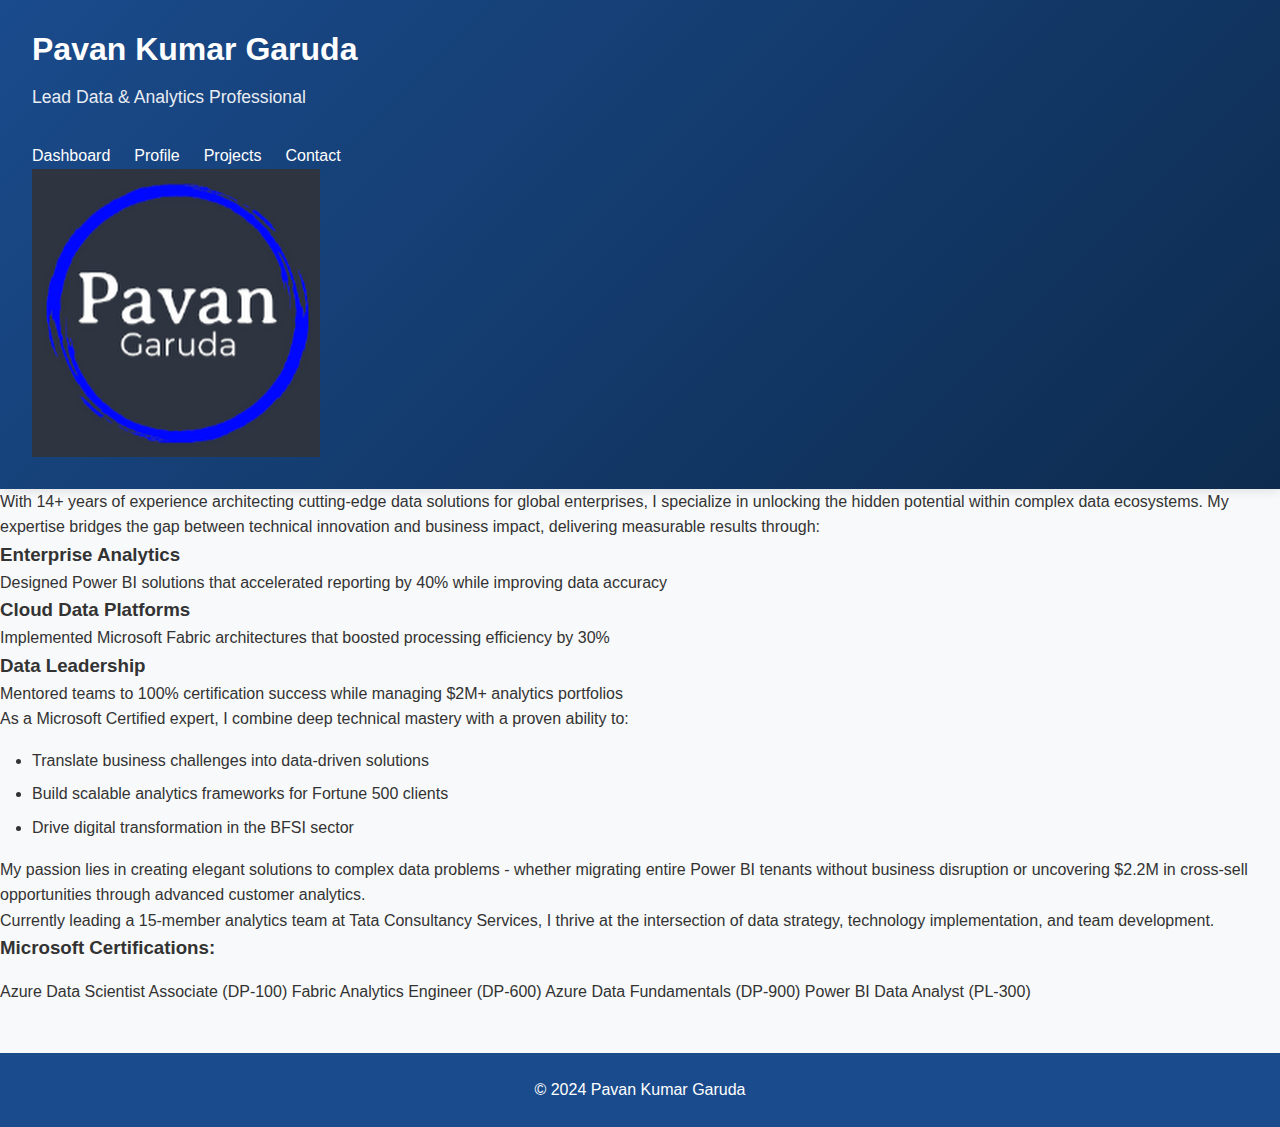
<file: index.html>
<!DOCTYPE html>
<html lang="en">
<head>
    <meta charset="UTF-8">
    <meta name="viewport" content="width=device-width, initial-scale=1.0">
    <title>Pavan Kumar Garuda</title>
    <link rel="stylesheet" href="/css/styles.css">

</head>
<body>
    <div class="shapes">
        <!-- Circles -->
        <div class="circle-one"></div>
        <div class="circle-two"></div>
        <div class="circle-three"></div>
        
        <!-- Squares -->
        <div class="square-one"></div>
        <div class="square-two"></div>
        
        <!-- Triangle -->
        <div class="triangle"></div>
    </div>
    <header class="dashboard-header">
    <div class="header-content">
        <h1>Pavan Kumar Garuda</h1>
        <p class="tagline">Lead Data & Analytics Professional</p>
        
        <nav class="main-nav">
            <ul>
                <li><a href="index.html">Dashboard</a></li>
                <li><a href="about.html" class="active">Profile</a></li>
                <li><a href="projects.html">Projects</a></li>
                <li><a href="contact.html">Contact</a></li>
            </ul>
        </nav>
    </div>
    
    <!-- Add this right before closing header tag -->
    <div class="profile-image-container">
        <img src="/assets/Profile.png" alt="Pavan Kumar Garuda">
    </div>
</header>

        <main class="intro-container">
        <section class="intro-section">
            <p>With 14+ years of experience architecting cutting-edge data solutions for global enterprises, I specialize in unlocking the hidden potential within complex data ecosystems. My expertise bridges the gap between technical innovation and business impact, delivering measurable results through:</p>
            
            <div class="intro-highlights">
                <div class="highlight-card">
                    <h3>Enterprise Analytics</h3>
                    <p>Designed Power BI solutions that accelerated reporting by 40% while improving data accuracy</p>
                </div>
                
                <div class="highlight-card">
                    <h3>Cloud Data Platforms</h3>
                    <p>Implemented Microsoft Fabric architectures that boosted processing efficiency by 30%</p>
                </div>
                
                <div class="highlight-card">
                    <h3>Data Leadership</h3>
                    <p>Mentored teams to 100% certification success while managing $2M+ analytics portfolios</p>
                </div>
            </div>
            
            <p>As a Microsoft Certified expert, I combine deep technical mastery with a proven ability to:</p>
            <ul style="margin: 1rem 0 1rem 2rem; color: var(--gray);">
                <li style="margin-bottom: 0.5rem;">Translate business challenges into data-driven solutions</li>
                <li style="margin-bottom: 0.5rem;">Build scalable analytics frameworks for Fortune 500 clients</li>
                <li style="margin-bottom: 0.5rem;">Drive digital transformation in the BFSI sector</li>
            </ul>
            
            <p>My passion lies in creating elegant solutions to complex data problems - whether migrating entire Power BI tenants without business disruption or uncovering $2.2M in cross-sell opportunities through advanced customer analytics.</p>
            
            <p>Currently leading a 15-member analytics team at Tata Consultancy Services, I thrive at the intersection of data strategy, technology implementation, and team development.</p>
            
            <div class="certifications">
                <h3 style="color: var(--primary); margin-bottom: 1rem;">Microsoft Certifications:</h3>
                <span class="cert-badge">Azure Data Scientist Associate (DP-100)</span>
                <span class="cert-badge">Fabric Analytics Engineer (DP-600)</span>
                <span class="cert-badge">Azure Data Fundamentals (DP-900)</span>
                <span class="cert-badge">Power BI Data Analyst (PL-300)</span>
            </div>
        </section>
    </main>

    <footer>
        <p>© 2024 Pavan Kumar Garuda</p>
    </footer>
<script src="js/shapes-animation.js"></script>
</body>
</html>
</file>
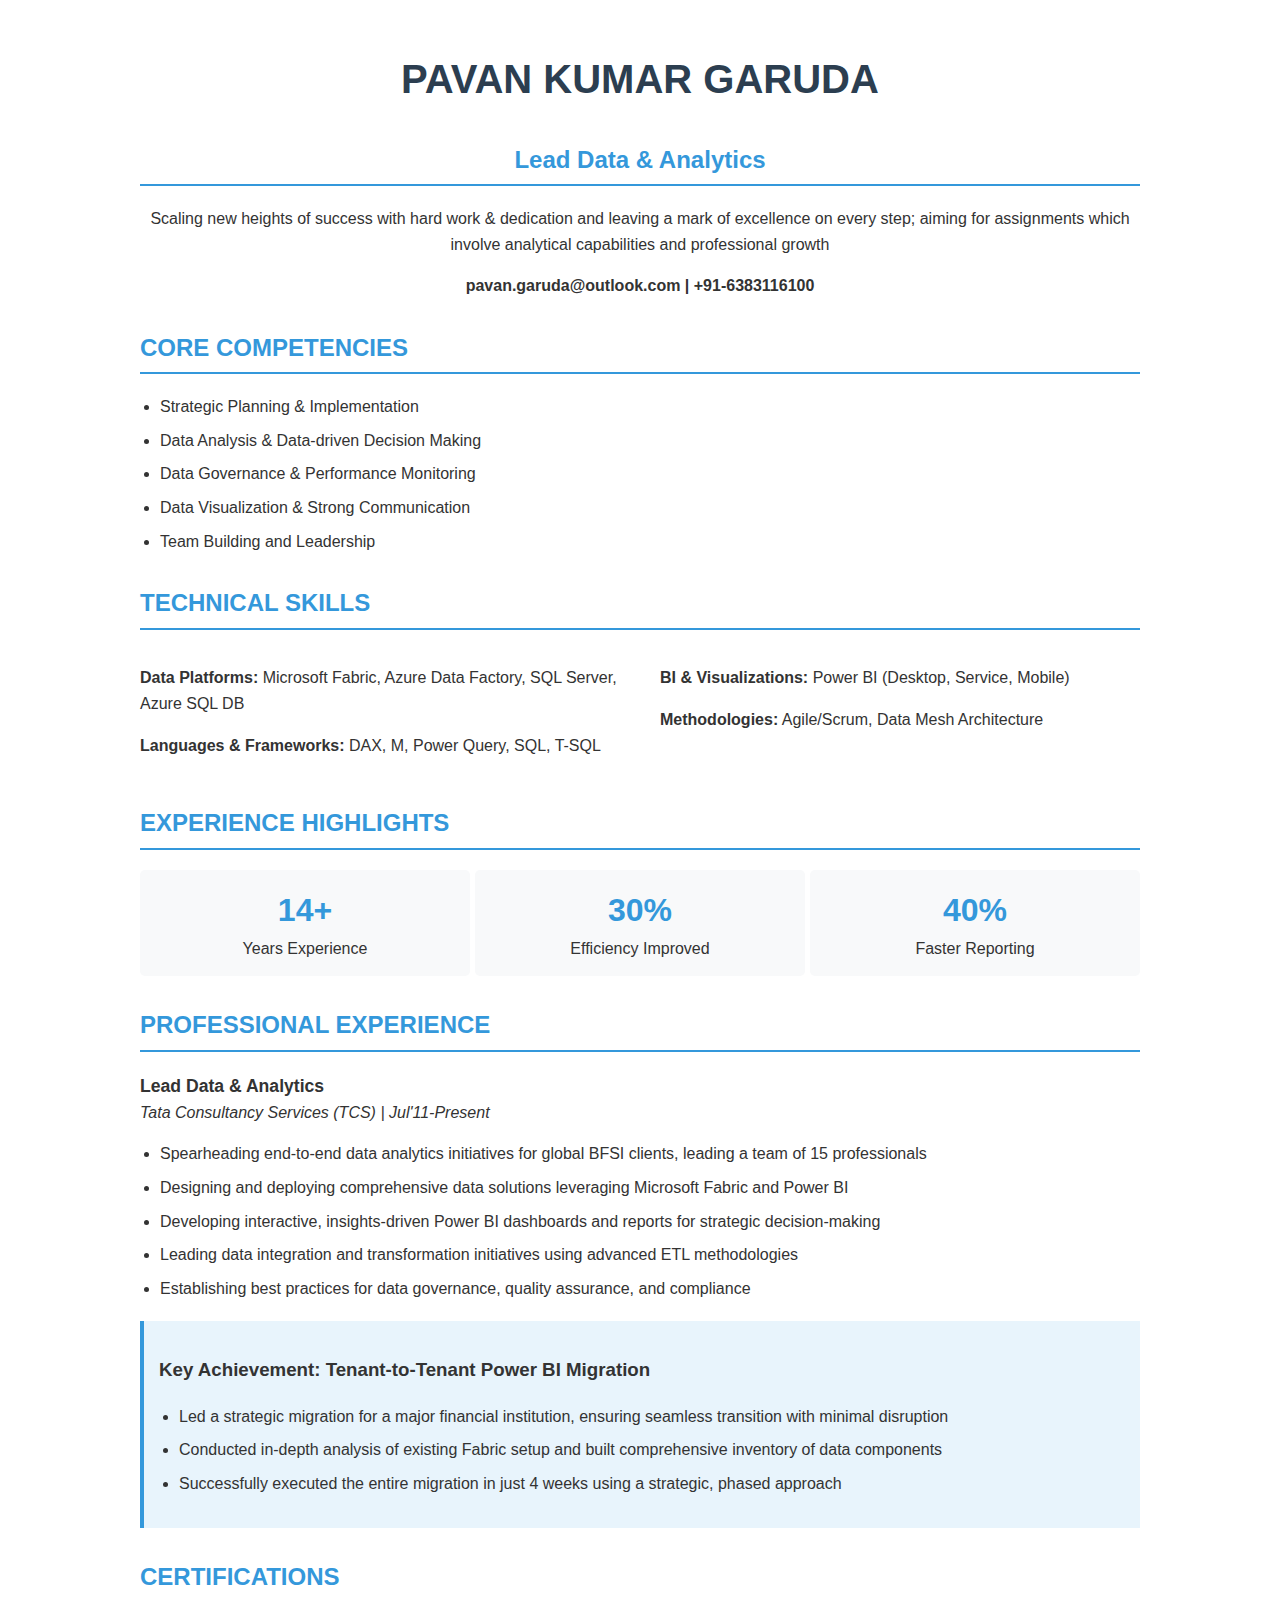
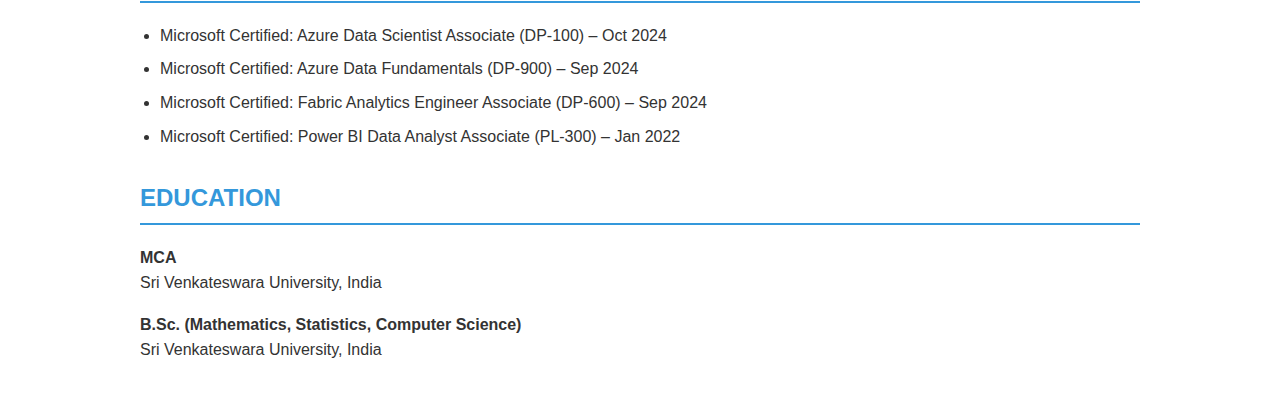
<file: Index.html>
<!DOCTYPE html>
<html lang="en">
<head>
    <meta charset="UTF-8">
    <meta name="viewport" content="width=device-width, initial-scale=1.0">
    <title>Pavan Kumar Garuda - Resume</title>
    <style>
        body {
            font-family: 'Segoe UI', Calibri, Geneva, Verdana, sans-serif;
            line-height: 1.6;
            color: #333;
            max-width: 1000px;
            margin: 0 auto;
            padding: 20px;
        }
        h1 {
            font-size: 2.5rem;
            margin-bottom: 0;
            color: #2c3e50;
        }
        h2 {
            font-size: 1.5rem;
            color: #3498db;
            border-bottom: 2px solid #3498db;
            padding-bottom: 5px;
            margin-top: 30px;
        }
        .header {
            text-align: center;
            margin-bottom: 30px;
        }
        .contact-info {
            font-weight: bold;
            margin: 10px 0;
        }
        .section {
            margin-bottom: 30px;
        }
        .stats-container {
            display: flex;
            justify-content: space-between;
            margin: 20px 0;
        }
        .stat-box {
            text-align: center;
            padding: 15px;
            width: 30%;
            background-color: #f8f9fa;
            border-radius: 5px;
        }
        .stat-number {
            font-size: 2rem;
            font-weight: bold;
            color: #3498db;
        }
        .experience-item {
            margin-bottom: 20px;
        }
        .job-title {
            font-weight: bold;
            font-size: 1.1rem;
        }
        .company {
            font-style: italic;
        }
        .date {
            color: #7f8c8d;
        }
        ul {
            padding-left: 20px;
        }
        li {
            margin-bottom: 8px;
        }
        .highlight-box {
            background-color: #e8f4fc;
            padding: 15px;
            border-left: 4px solid #3498db;
            margin: 20px 0;
        }
        .two-column {
            display: flex;
            justify-content: space-between;
        }
        .column {
            width: 48%;
        }
    </style>
</head>
<body>
    <div class="header">
        <h1>PAVAN KUMAR GARUDA</h1>
        <h2>Lead Data & Analytics</h2>
        <p>Scaling new heights of success with hard work & dedication and leaving a mark of excellence on every step; aiming for assignments which involve analytical capabilities and professional growth</p>
        <div class="contact-info">
            pavan.garuda@outlook.com | +91-6383116100
        </div>
    </div>

    <div class="section">
        <h2>CORE COMPETENCIES</h2>
        <ul>
            <li>Strategic Planning & Implementation</li>
            <li>Data Analysis & Data-driven Decision Making</li>
            <li>Data Governance & Performance Monitoring</li>
            <li>Data Visualization & Strong Communication</li>
            <li>Team Building and Leadership</li>
        </ul>
    </div>

    <div class="section">
        <h2>TECHNICAL SKILLS</h2>
        <div class="two-column">
            <div class="column">
                <p><strong>Data Platforms:</strong> Microsoft Fabric, Azure Data Factory, SQL Server, Azure SQL DB</p>
                <p><strong>Languages & Frameworks:</strong> DAX, M, Power Query, SQL, T-SQL</p>
            </div>
            <div class="column">
                <p><strong>BI & Visualizations:</strong> Power BI (Desktop, Service, Mobile)</p>
                <p><strong>Methodologies:</strong> Agile/Scrum, Data Mesh Architecture</p>
            </div>
        </div>
    </div>

    <div class="section">
        <h2>EXPERIENCE HIGHLIGHTS</h2>
        <div class="stats-container">
            <div class="stat-box">
                <div class="stat-number">14+</div>
                <div>Years Experience</div>
            </div>
            <div class="stat-box">
                <div class="stat-number">30%</div>
                <div>Efficiency Improved</div>
            </div>
            <div class="stat-box">
                <div class="stat-number">40%</div>
                <div>Faster Reporting</div>
            </div>
        </div>
    </div>

    <div class="section">
        <h2>PROFESSIONAL EXPERIENCE</h2>
        <div class="experience-item">
            <div class="job-title">Lead Data & Analytics</div>
            <div class="company">Tata Consultancy Services (TCS) | Jul'11-Present</div>
            <ul>
                <li>Spearheading end-to-end data analytics initiatives for global BFSI clients, leading a team of 15 professionals</li>
                <li>Designing and deploying comprehensive data solutions leveraging Microsoft Fabric and Power BI</li>
                <li>Developing interactive, insights-driven Power BI dashboards and reports for strategic decision-making</li>
                <li>Leading data integration and transformation initiatives using advanced ETL methodologies</li>
                <li>Establishing best practices for data governance, quality assurance, and compliance</li>
            </ul>
        </div>

        <div class="highlight-box">
            <h3>Key Achievement: Tenant-to-Tenant Power BI Migration</h3>
            <ul>
                <li>Led a strategic migration for a major financial institution, ensuring seamless transition with minimal disruption</li>
                <li>Conducted in-depth analysis of existing Fabric setup and built comprehensive inventory of data components</li>
                <li>Successfully executed the entire migration in just 4 weeks using a strategic, phased approach</li>
            </ul>
        </div>
    </div>

    <div class="section">
        <h2>CERTIFICATIONS</h2>
        <ul>
            <li>Microsoft Certified: Azure Data Scientist Associate (DP-100) – Oct 2024</li>
            <li>Microsoft Certified: Azure Data Fundamentals (DP-900) – Sep 2024</li>
            <li>Microsoft Certified: Fabric Analytics Engineer Associate (DP-600) – Sep 2024</li>
            <li>Microsoft Certified: Power BI Data Analyst Associate (PL-300) – Jan 2022</li>
        </ul>
    </div>

    <div class="section">
        <h2>EDUCATION</h2>
        <p><strong>MCA</strong><br>
        Sri Venkateswara University, India</p>
        
        <p><strong>B.Sc. (Mathematics, Statistics, Computer Science)</strong><br>
        Sri Venkateswara University, India</p>
    </div>
</body>
</html>
</file>
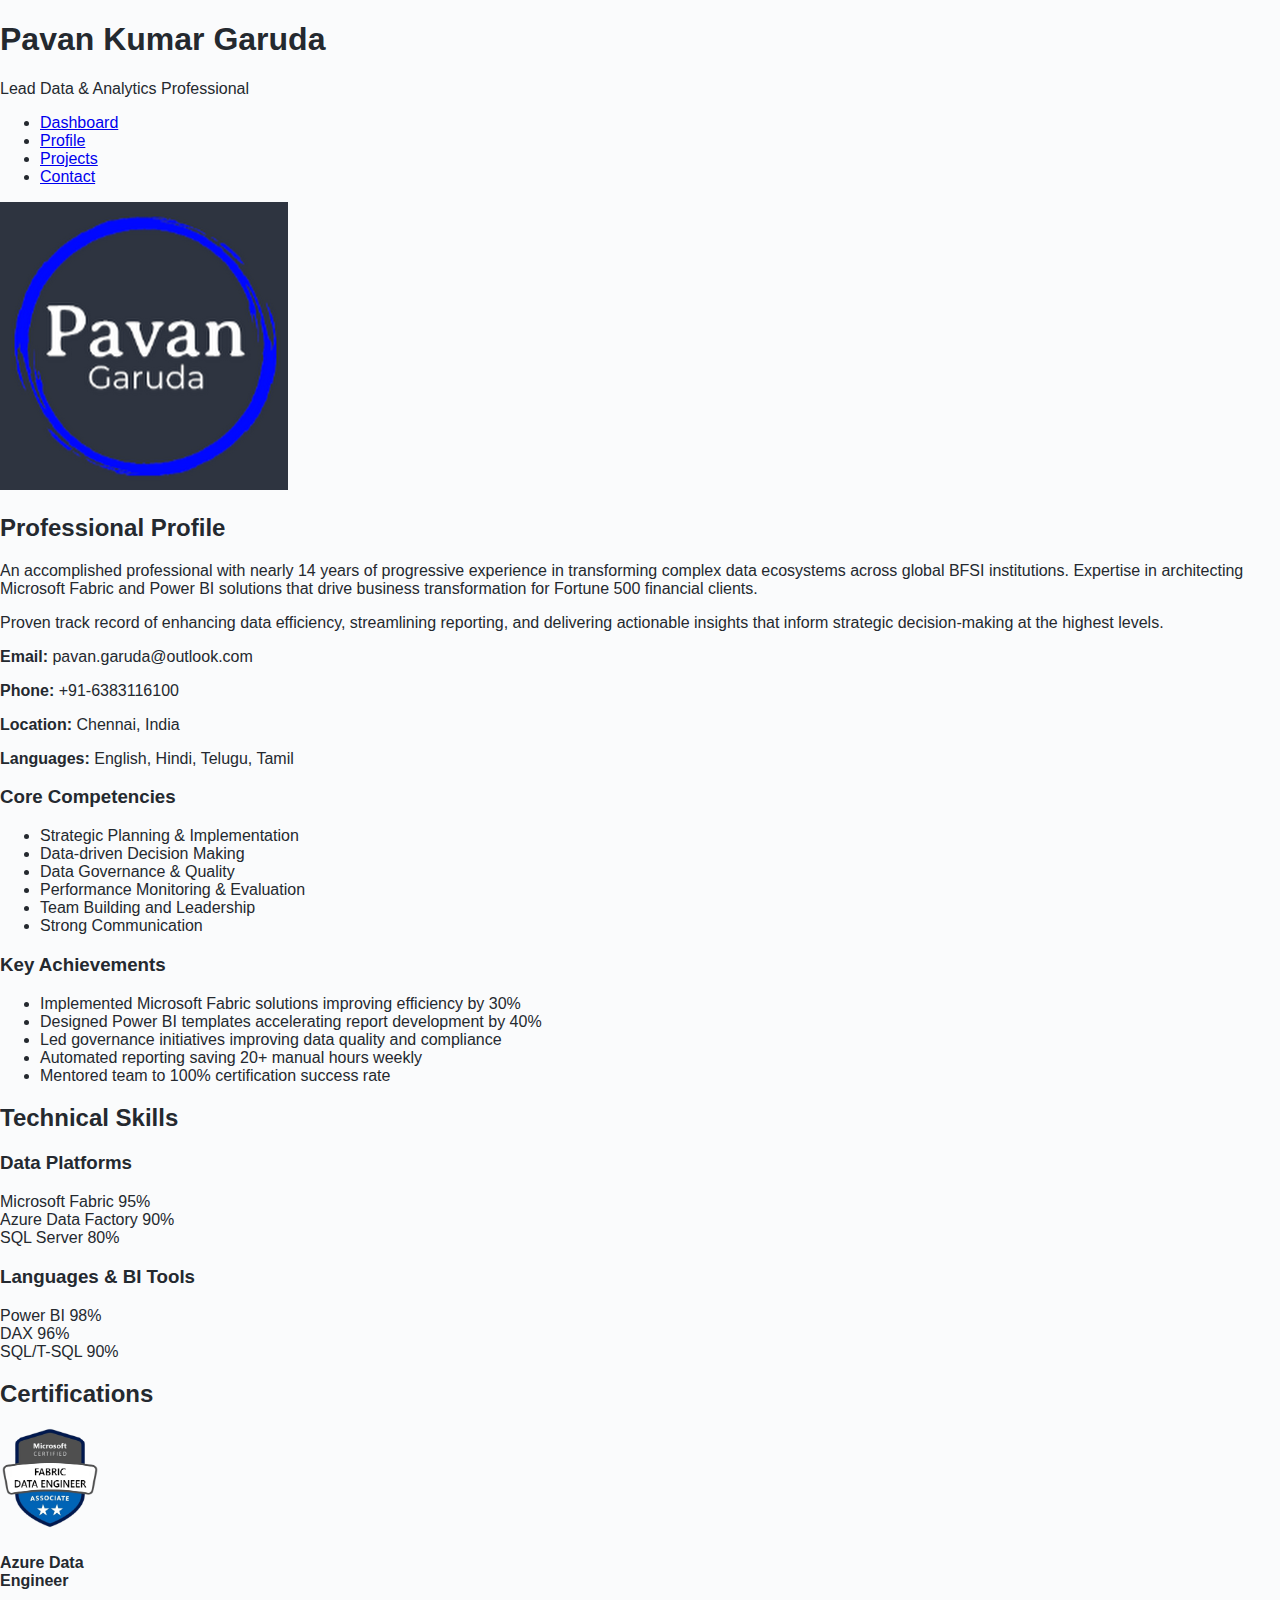
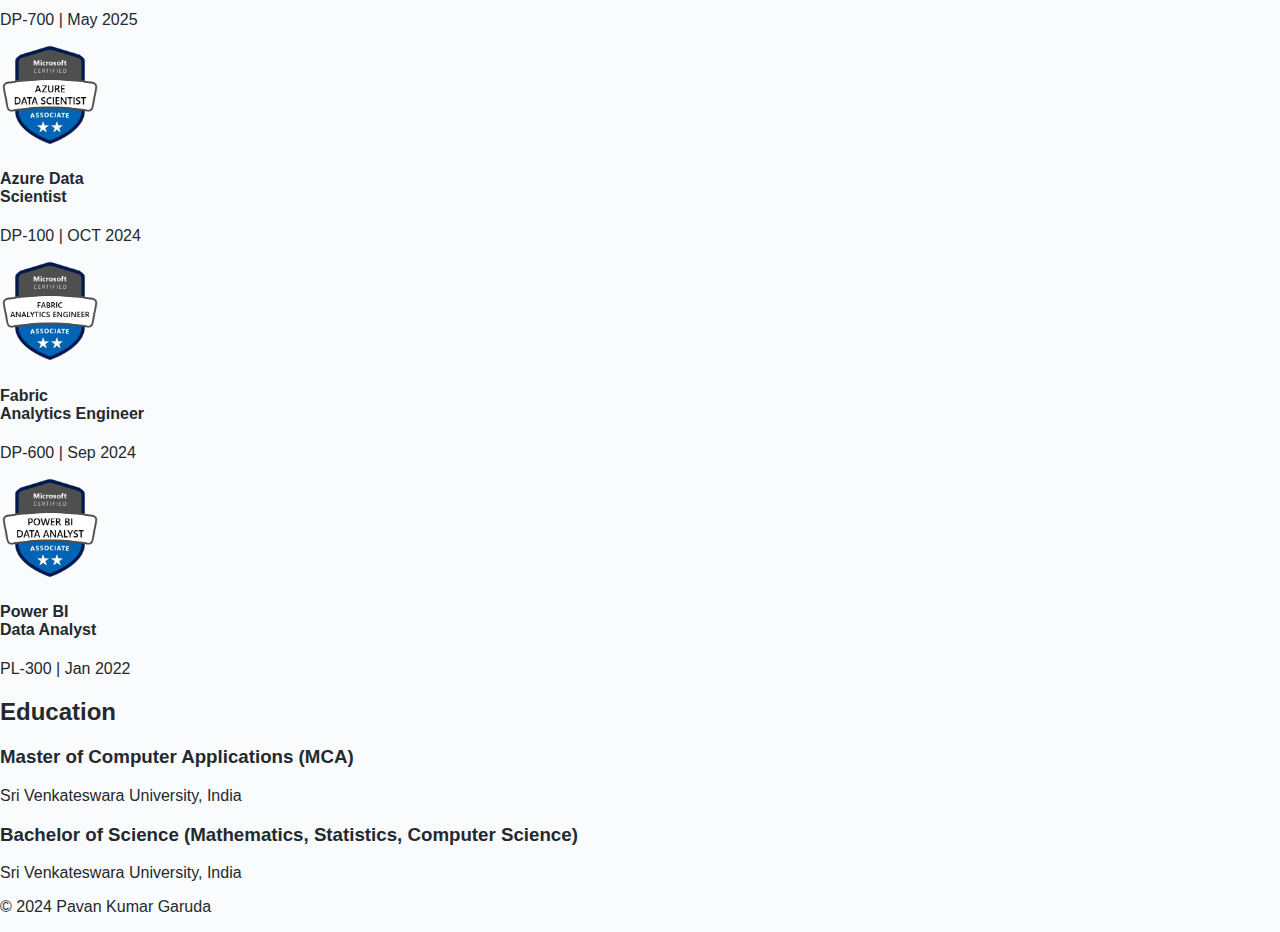
<file: about copy.html>
<!DOCTYPE html>
<html lang="en">
<head>
    <meta charset="UTF-8">
    <meta name="viewport" content="width=device-width, initial-scale=1.0">
    <title>About | Pavan Kumar Garuda</title>
    <link rel="stylesheet" href="/styles.css">

</head>
<body>
    <div class="circles">
        <div class="circle-one"></div>
        <div class="circle-two"></div>
        <div class="circle-three"></div>
    </div>
    <header class="dashboard-header">
        <div class="header-content">
            <h1>Pavan Kumar Garuda</h1>
            <p class="tagline">Lead Data & Analytics Professional</p>
        </div>
        <nav class="main-nav">
            <ul>
                <li><a href="index.html">Dashboard</a></li>
                <li><a href="about.html" class="active">Profile</a></li>
                <li><a href="projects.html">Projects</a></li>
                <li><a href="contact.html">Contact</a></li>
            </ul>
        </nav>
    </header>

    <main class="dashboard-container">
        <section class="banner_1">
            <div class="profile-image">
                <!-- Replace with your actual photo -->
                <img src="/assets/Profile.png" alt="Pavan Kumar Garuda">
            </div>
            <div class="profile-content">
                <h2>Professional Profile</h2>
                <p>An accomplished professional with nearly 14 years of progressive experience in transforming complex data ecosystems across global BFSI institutions. Expertise in architecting Microsoft Fabric and Power BI solutions that drive business transformation for Fortune 500 financial clients.</p>
                <p>Proven track record of enhancing data efficiency, streamlining reporting, and delivering actionable insights that inform strategic decision-making at the highest levels.</p>
                <div class="contact-info">
                    <p><strong>Email:</strong> pavan.garuda@outlook.com</p>
                    <p><strong>Phone:</strong> +91-6383116100</p>
                    <p><strong>Location:</strong> Chennai, India</p>
                    <p><strong>Languages:</strong> English, Hindi, Telugu, Tamil</p>
                </div>
            </div>
        </section>

        <section class="banner_2">
            <div class="profile-content">
                <h3>Core Competencies</h3>
                <ul>
                    <li>Strategic Planning & Implementation</li>
                    <li>Data-driven Decision Making</li>
                    <li>Data Governance & Quality</li>
                    <li>Performance Monitoring & Evaluation</li>
                    <li>Team Building and Leadership</li>
                    <li>Strong Communication</li>
                </ul>
            </div>
            <div class="profile-content">
                <h3>Key Achievements</h3>
                <ul>
                    <li>Implemented Microsoft Fabric solutions improving efficiency by 30%</li>
                    <li>Designed Power BI templates accelerating report development by 40%</li>
                    <li>Led governance initiatives improving data quality and compliance</li>
                    <li>Automated reporting saving 20+ manual hours weekly</li>
                    <li>Mentored team to 100% certification success rate</li>
                </ul>
            </div>
        </section>

        <section class="banner_1">
            <h2>Technical Skills</h2>
    
            <div class="skill-category">
                <h3>Data Platforms</h3>
                <div class="skill-bars">
                    <div class="skill-item">
                        <div class="skill-name">
                            <span>Microsoft Fabric</span>
                            <span>95%</span>
                        </div>
                        <div class="skill-bar">
                            <div class="skill-progress" style="width: 95%"></div>
                        </div>
                    </div>
                    <div class="skill-item">
                        <div class="skill-name">
                            <span>Azure Data Factory</span>
                            <span>90%</span>
                        </div>
                        <div class="skill-bar">
                            <div class="skill-progress" style="width: 90%"></div>
                        </div>
                    </div>
                    <div class="skill-item">
                        <div class="skill-name">
                            <span>SQL Server</span>
                            <span>80%</span>
                        </div>
                        <div class="skill-bar">
                            <div class="skill-progress" style="width: 80%"></div>
                        </div>
                    </div>
                </div>
            </div>
            
            <div class="skill-category">
                <h3>Languages & BI Tools</h3>
                <div class="skill-bars">
                    <div class="skill-item">
                        <div class="skill-name">
                            <span>Power BI</span>
                            <span>98%</span>
                        </div>
                        <div class="skill-bar">
                            <div class="skill-progress" style="width: 98%"></div>
                        </div>
                    </div>
                    <div class="skill-item">
                        <div class="skill-name">
                            <span>DAX</span>
                            <span>96%</span>
                        </div>
                        <div class="skill-bar">
                            <div class="skill-progress" style="width: 96%"></div>
                        </div>
                    </div>
                    <div class="skill-item">
                        <div class="skill-name">
                            <span>SQL/T-SQL</span>
                            <span>90%</span>
                        </div>
                        <div class="skill-bar">
                            <div class="skill-progress" style="width: 90%"></div>
                        </div>
                    </div>
                </div>
            </div>
        </section>

        <section class="banner_2">
            <h2>Certifications</h2>
            <div class="certifications">
                <div class="cert-card">
                    <div class="cert-icon"><img src="/assets/DP700.png" alt="DP-700" width="100" height="100"></div>
                    <div class="cert-info">
                        <h4>Azure Data<br>Engineer</h4>
                        <p>DP-700 | May 2025</p>
                    </div>
                </div>
                <div class="cert-card">
                    <div class="cert-icon"><img src="/assets/DP100.png" alt="DP-700" width="100" height="100"></div>
                    <div class="cert-info">
                        <h4>Azure Data<br>Scientist</h4>
                        <p>DP-100 | OCT 2024</p>
                    </div>
                </div>
                <div class="cert-card">
                    <div class="cert-icon"><img src="/assets/DP600.png" alt="DP-600" width="100" height="100"></div>
                    <div class="cert-info">
                        <h4>Fabric<br>Analytics Engineer</h4>
                        <p>DP-600 | Sep 2024</p>
                    </div>
                </div>
                <div class="cert-card">
                    <div class="cert-icon"><img src="/assets/PL300.png" alt="PL-300" width="100" height="100"></div>
                    <div class="cert-info">
                        <h4>Power BI<br>Data Analyst</h4>
                        <p>PL-300 | Jan 2022</p>
                    </div>
                </div>
            </div>
        </section>

        <section class="banner_1">
            <h2>Education</h2>
            <div class="detail-card">
                <h3>Master of Computer Applications (MCA)</h3>
                <p>Sri Venkateswara University, India</p>
                
                <h3>Bachelor of Science (Mathematics, Statistics, Computer Science)</h3>
                <p>Sri Venkateswara University, India</p>
            </div>
        </section>
    </main>

    <footer>
        <p>© 2024 Pavan Kumar Garuda</p>
    </footer>
</body>
</html>
</file>
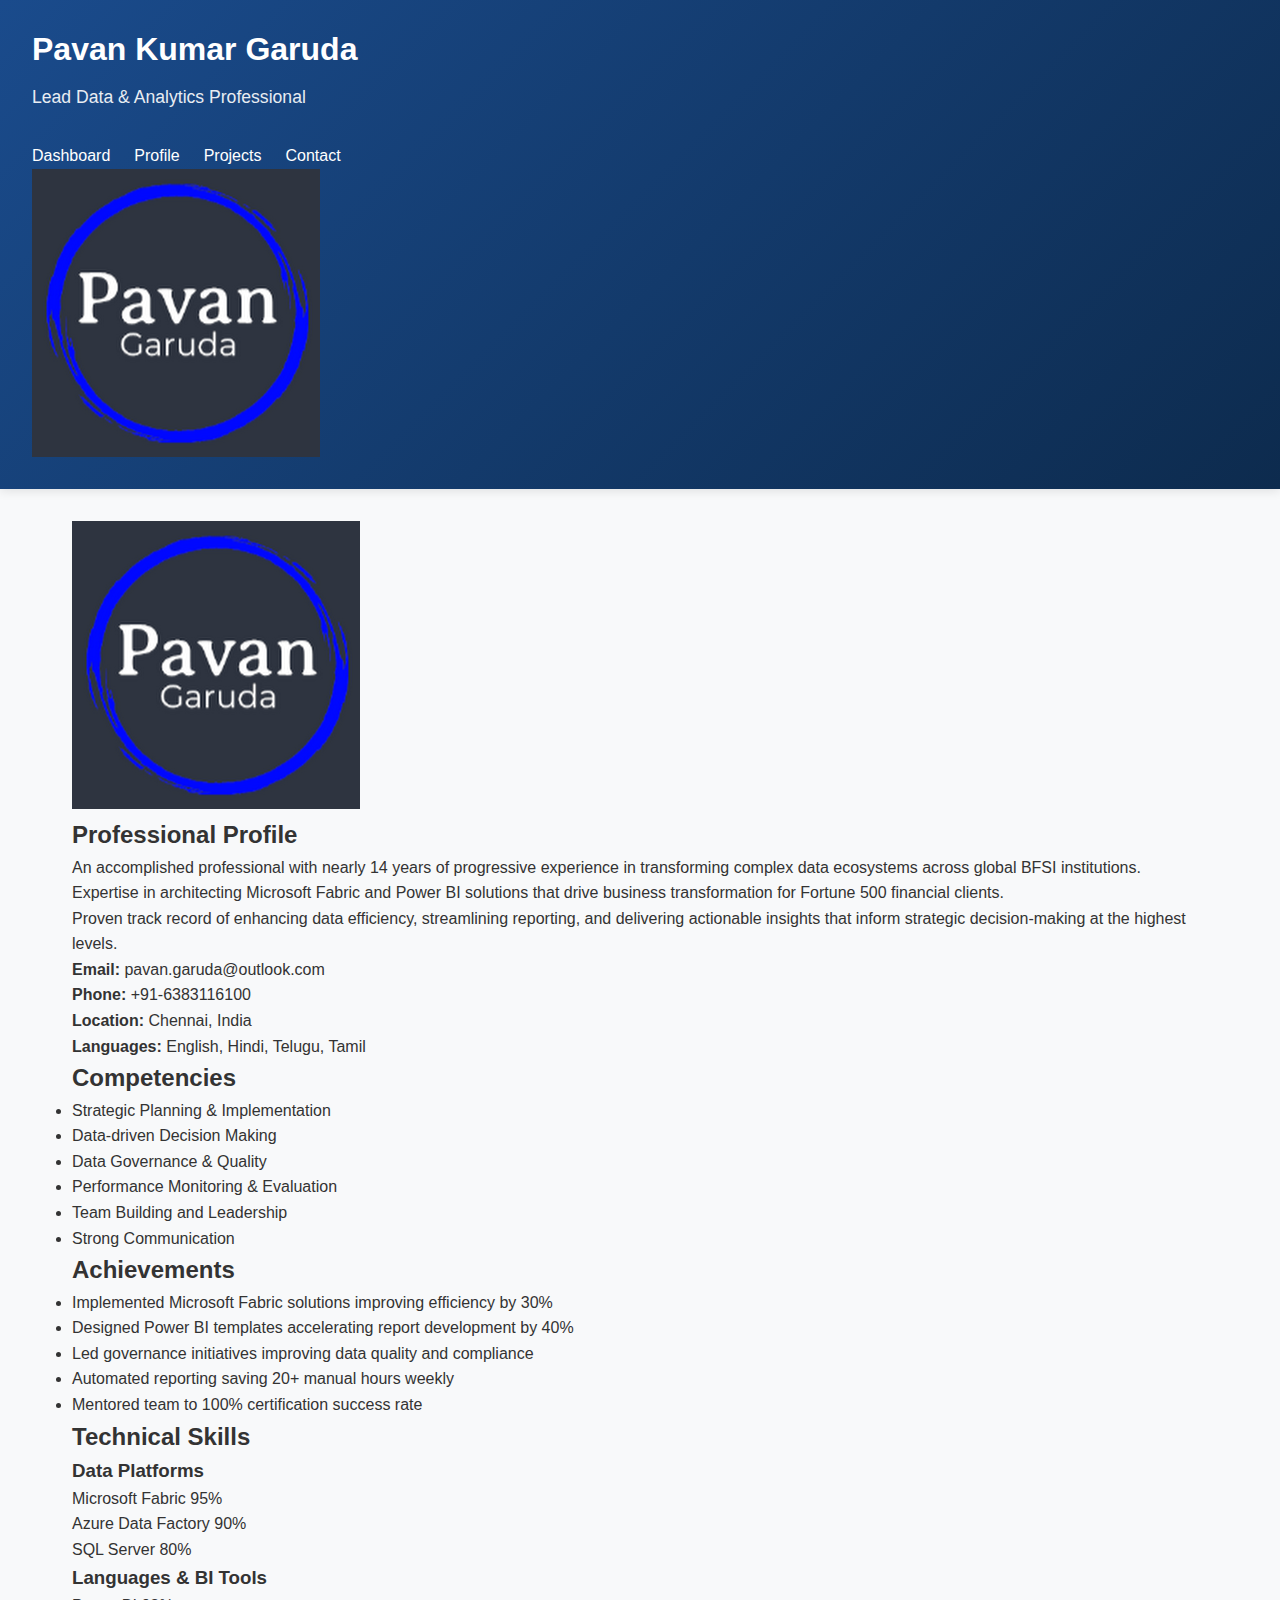
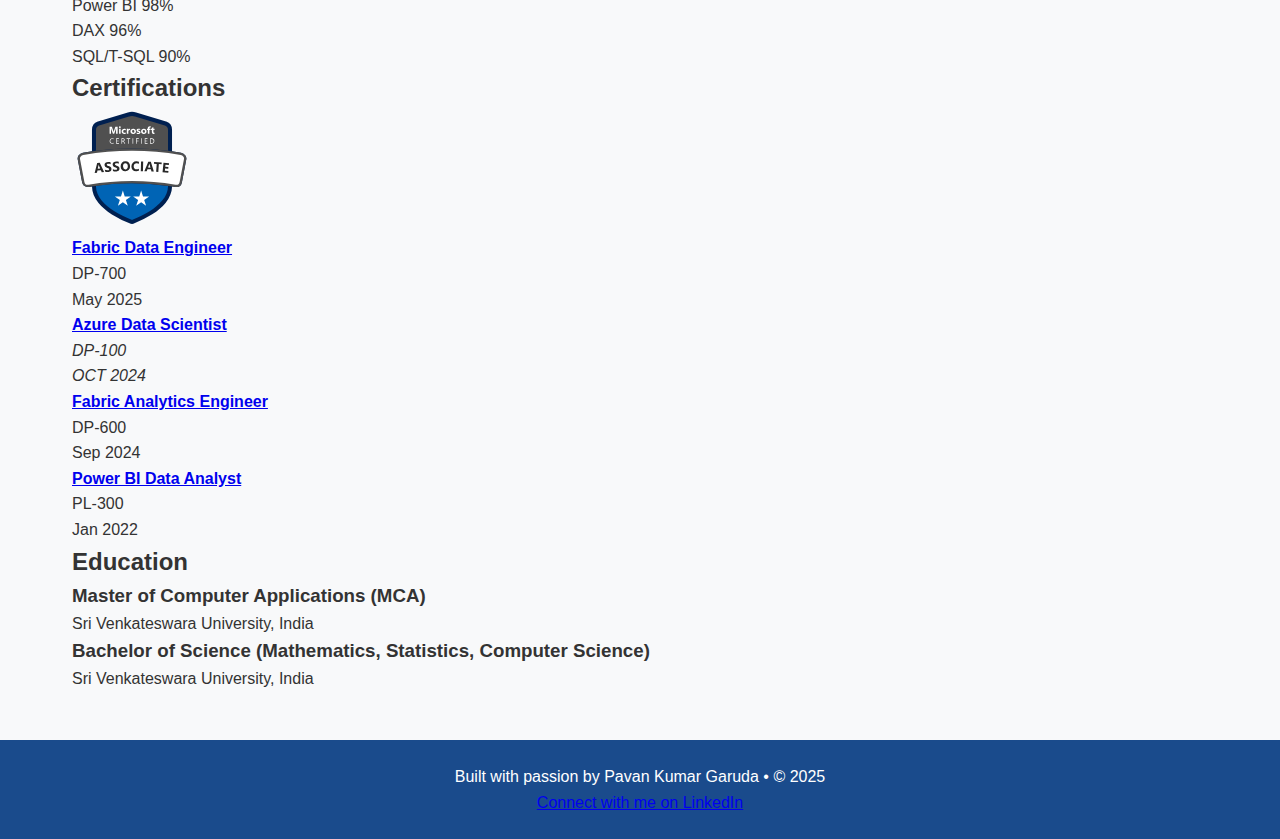
<file: about.html>
<!DOCTYPE html>
<html lang="en">

<head>
    <meta charset="UTF-8">
    <meta name="viewport" content="width=device-width, initial-scale=1.0">
    <title>About | Pavan Kumar Garuda</title>
    <link rel="stylesheet" href="/css/styles.css">

</head>

<body>
    <div class="shapes">
        <!-- Circles -->
        <div class="circle-one"></div>
        <div class="circle-two"></div>
        <div class="circle-three"></div>
        <!-- Squares -->
        <div class="square-one"></div>
        <div class="square-two"></div>
        <!-- Triangle -->
        <div class="triangle"></div>
    </div>
    <header class="dashboard-header">
        <div class="header-content">
            <h1 class="shine-hover">Pavan Kumar Garuda</h1>
            <p class="tagline">Lead Data & Analytics Professional</p>
            <nav class="main-nav">
                <ul>
                    <li><a href="index.html">Dashboard</a></li>
                    <li><a href="about.html" class="active">Profile</a></li>
                    <li><a href="projects.html">Projects</a></li>
                    <li><a href="contact.html">Contact</a></li>
                </ul>
            </nav>
        </div>
        <div class="profile-image-container">
            <img src="/assets/Profile.png" alt="Pavan Kumar Garuda">
        </div>
    </header>

    <main class="dashboard-container">
        <section class="banner_1">
            <div class="profile-image">
                <img src="/assets/Profile.png" alt="Pavan Kumar Garuda">
            </div>
            <div class="profile-content">
                <h2>Professional Profile</h2>
                <p>An accomplished professional with nearly 14 years of progressive experience in transforming complex
                    data ecosystems across global BFSI institutions. Expertise in architecting Microsoft Fabric and
                    Power BI solutions that drive business transformation for Fortune 500 financial clients.</p>
                <p>Proven track record of enhancing data efficiency, streamlining reporting, and delivering actionable
                    insights that inform strategic decision-making at the highest levels.</p>
                <div class="contact-info">
                    <p><strong>Email:</strong> pavan.garuda@outlook.com</p>
                    <p><strong>Phone:</strong> +91-6383116100</p>
                    <p><strong>Location:</strong> Chennai, India</p>
                    <p><strong>Languages:</strong> English, Hindi, Telugu, Tamil</p>
                </div>
            </div>
        </section>

        <section class="banner_2">
            <div class="banner-title">
                <h2>Competencies</h2>
            </div>
            <div class="profile-content">
                <ul>
                    <li>Strategic Planning & Implementation</li>
                    <li>Data-driven Decision Making</li>
                    <li>Data Governance & Quality</li>
                    <li>Performance Monitoring & Evaluation</li>
                    <li>Team Building and Leadership</li>
                    <li>Strong Communication</li>
                </ul>
            </div>
        </section>
        <section class="banner_1">
            <div class="banner-title">
                <h2>Achievements</h2>
            </div>
            <div class="profile-content">
                <ul>
                    <li>Implemented Microsoft Fabric solutions improving efficiency by 30%</li>
                    <li>Designed Power BI templates accelerating report development by 40%</li>
                    <li>Led governance initiatives improving data quality and compliance</li>
                    <li>Automated reporting saving 20+ manual hours weekly</li>
                    <li>Mentored team to 100% certification success rate</li>
                </ul>
            </div>
        </section>

        <section class="banner_2">
            <div class="banner-title">
                <h2>Technical Skills</h2>
            </div>
            <div class="banner-skillCard">
                <div class="skills-section">
                    <div class="skill-category">
                        <h3>Data Platforms</h3>
                        <div class="skill-bars">
                            <div class="skill-item">
                                <div class="skill-name">
                                    <span>Microsoft Fabric</span>
                                    <span>95%</span>
                                </div>
                                <div class="skill-bar">
                                    <div class="skill-progress" style="width: 95%"></div>
                                </div>
                            </div>
                            <div class="skill-item">
                                <div class="skill-name">
                                    <span>Azure Data Factory</span>
                                    <span>90%</span>
                                </div>
                                <div class="skill-bar">
                                    <div class="skill-progress" style="width: 90%"></div>
                                </div>
                            </div>
                            <div class="skill-item">
                                <div class="skill-name">
                                    <span>SQL Server</span>
                                    <span>80%</span>
                                </div>
                                <div class="skill-bar">
                                    <div class="skill-progress" style="width: 80%"></div>
                                </div>
                            </div>
                        </div>
                    </div>
                </div>
            </div>
            <div class="banner-skillCard">
                <div class="skills-section">
                    <div class="skill-category">
                        <h3>Languages & BI Tools</h3>
                        <div class="skill-bars">
                            <div class="skill-item">
                                <div class="skill-name">
                                    <span>Power BI</span>
                                    <span>98%</span>
                                </div>
                                <div class="skill-bar">
                                    <div class="skill-progress" style="width: 98%"></div>
                                </div>
                            </div>
                            <div class="skill-item">
                                <div class="skill-name">
                                    <span>DAX</span>
                                    <span>96%</span>
                                </div>
                                <div class="skill-bar">
                                    <div class="skill-progress" style="width: 96%"></div>
                                </div>
                            </div>
                            <div class="skill-item">
                                <div class="skill-name">
                                    <span>SQL/T-SQL</span>
                                    <span>90%</span>
                                </div>
                                <div class="skill-bar">
                                    <div class="skill-progress" style="width: 90%"></div>
                                </div>
                            </div>
                        </div>
                    </div>
                </div>
            </div>
        </section>

        <section class="banner_1">
            <div class="banner-title">
                <h2>Certifications</h2>
            </div>
            <div class="banner-image"><img src="/assets/badge.svg" alt="DP-700" width="120" height="120"></div>
            <div class="banner-Cert">
                <div class="certifications">
                    <div class="cert-card">
                        <div class="cert-info">
                            <h4>
                                <a href="https://learn.microsoft.com/api/credentials/share/en-us/PAVANKUMARGARUDAREDDY/2241992F1547438E?sharingId=A897F9182ACB391D"
                                    target="_blank" rel="noopener">
                                    Fabric Data Engineer
                                </a>
                            </h4>
                            <p>DP-700 <br> May 2025</p>
                        </div>
                    </div>
                    <div class="cert-card">
                        <div class="cert-info">
                            <h4>
                                <a href="https://learn.microsoft.com/api/credentials/share/en-us/PAVANKUMARGARUDAREDDY/4CCE75971BC48E9F?sharingId=A897F9182ACB391D"
                                    target="_blank" rel="noopener">
                                    Azure Data Scientist
                                </a>
                            </h4>
                            <p><i>DP-100 <br> OCT 2024</i></p>
                        </div>
                    </div>
                    <div class="cert-card">
                        <div class="cert-info">
                            <h4>
                                <a href="https://learn.microsoft.com/api/credentials/share/en-us/PAVANKUMARGARUDAREDDY/F53DDADE1E267A7F?sharingId=A897F9182ACB391D"
                                    target="_blank" rel="noopener">
                                    Fabric Analytics Engineer
                                </a>
                            </h4>
                            <p>DP-600 <br> Sep 2024</p>
                        </div>
                    </div>
                    <div class="cert-card">
                        <div class="cert-info">
                            <h4>
                                <a href="https://learn.microsoft.com/api/credentials/share/en-us/PAVANKUMARGARUDAREDDY/180AA1FDF402403D?sharingId=A897F9182ACB391D"
                                    target="_blank" rel="noopener">
                                    Power BI Data Analyst
                                </a>
                            </h4>
                            <p>PL-300 <br> Jan 2022</p>
                        </div>
                    </div>
                </div>
            </div>
        </section>

        <section class="banner_2">
            <div class="banner-title">
                <h2>Education</h2>
            </div>
            <div class="profile-content">
                <div class="detail-card">
                    <h3>Master of Computer Applications (MCA)</h3>
                    <p>Sri Venkateswara University, India</p>
                    <h3>Bachelor of Science (Mathematics, Statistics, Computer Science)</h3>
                    <p>Sri Venkateswara University, India</p>
                </div>
            </div>
        </section>
    </main>

    <footer>
        <p>Built with passion by Pavan Kumar Garuda • © 2025</p>
        <p>
            <a href="https://www.linkedin.com/in/pavan-garuda" target="_blank">
                Connect with me on LinkedIn
            </a>
        </p>
    </footer>
</body>

</html>
</file>
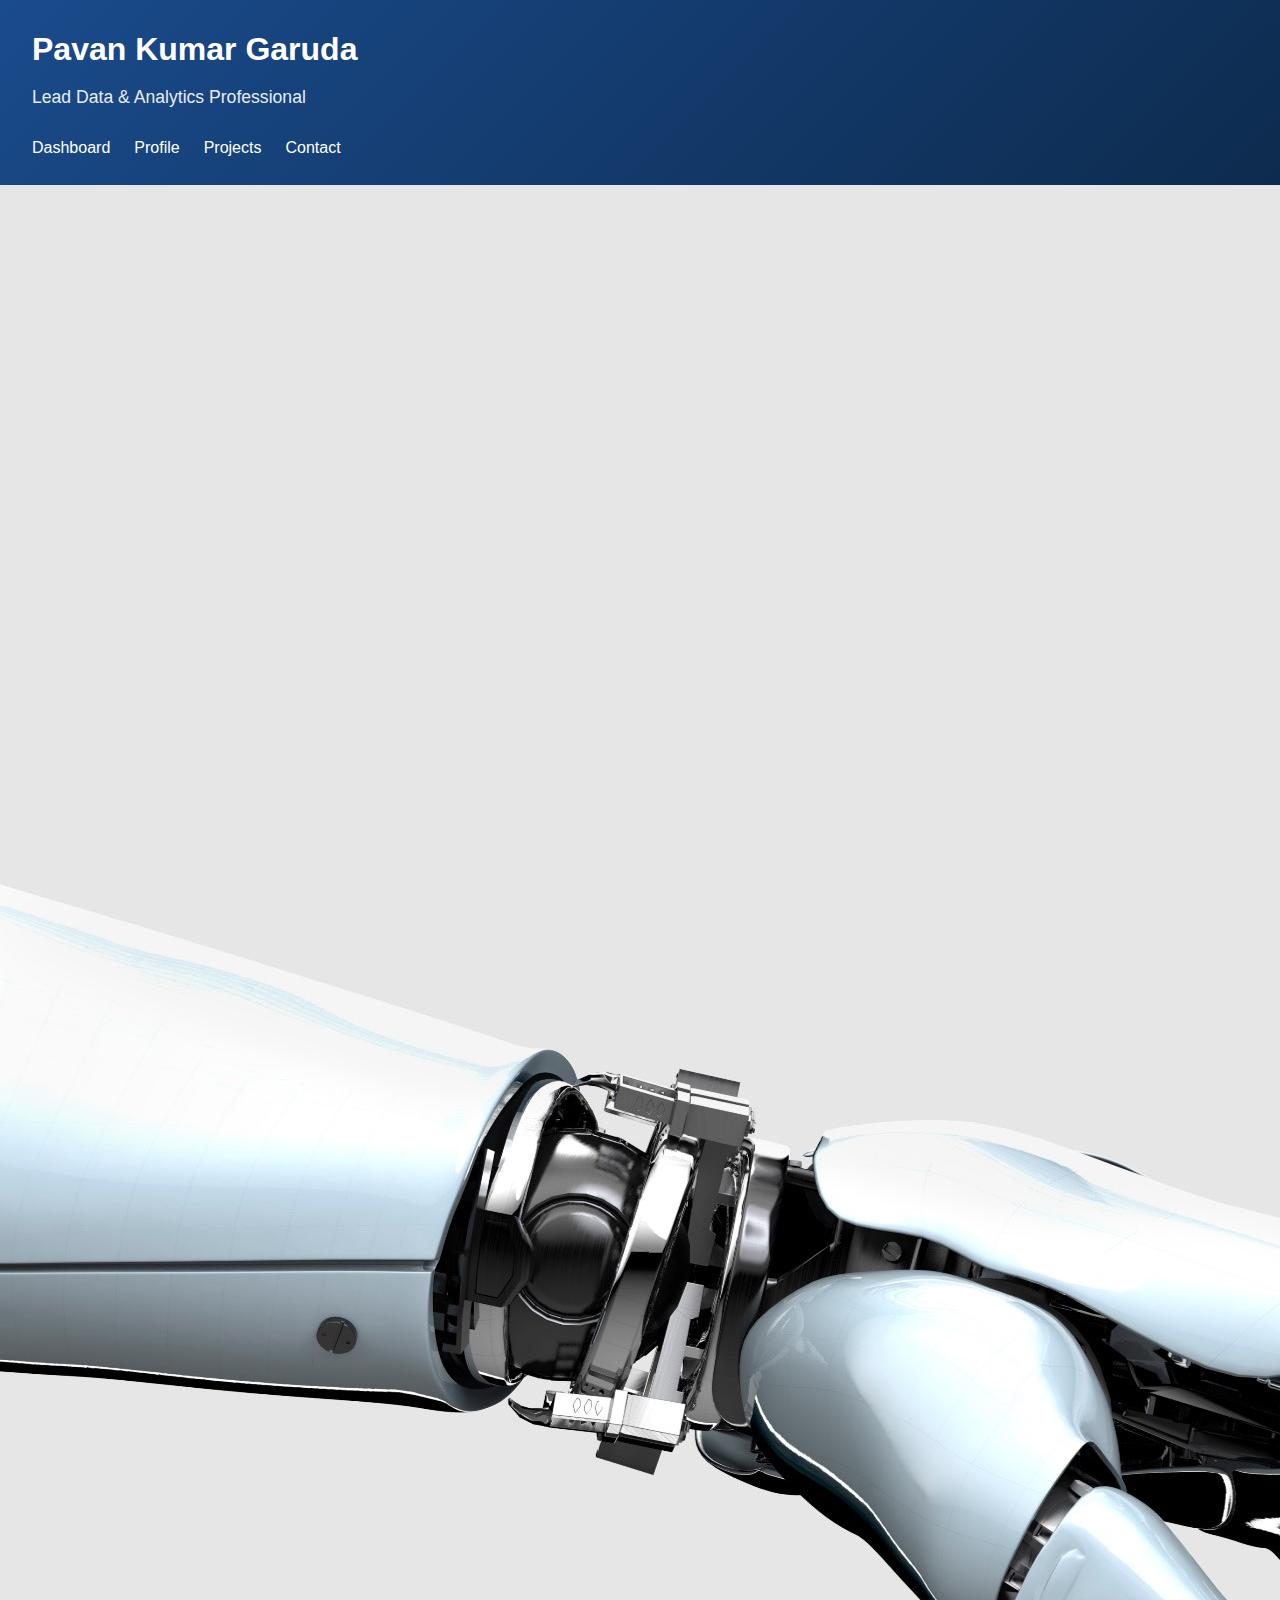
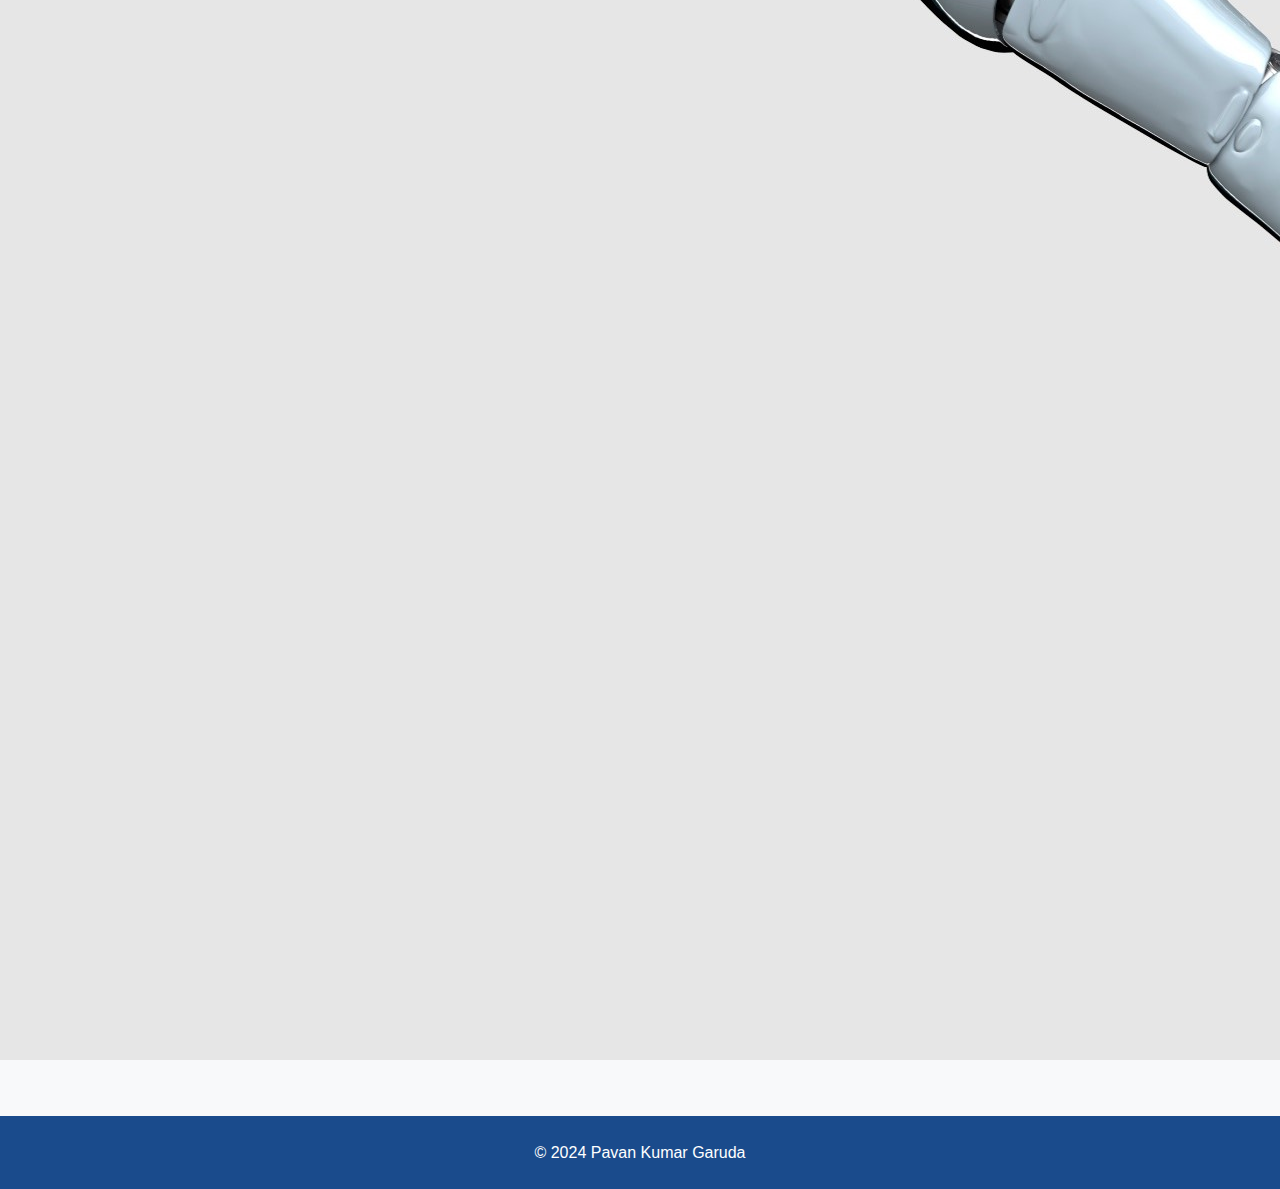
<file: contact.html>
<!DOCTYPE html>
<html lang="en">
<head>
    <meta charset="UTF-8">
    <meta name="viewport" content="width=device-width, initial-scale=1.0">
    <title>Contacts | Pavan Kumar Garuda</title>
    <link rel="stylesheet" href="/css/styles.css">

</head>
<body>
    <div class="shapes">
        <!-- Circles -->
        <div class="circle-one"></div>
        <div class="circle-two"></div>
        <div class="circle-three"></div>
        
        <!-- Squares -->
        <div class="square-one"></div>
        <div class="square-two"></div>
        
        <!-- Triangle -->
        <div class="triangle"></div>
    </div>
    <header class="dashboard-header">
        <div class="header-content">
            <h1>Pavan Kumar Garuda</h1>
            <p class="tagline">Lead Data & Analytics Professional</p>
        </div>
        <nav class="main-nav">
            <ul>
                <li><a href="index.html">Dashboard</a></li>
                <li><a href="about.html" class="active">Profile</a></li>
                <li><a href="projects.html">Projects</a></li>
                <li><a href="contact.html">Contact</a></li>
            </ul>
        </nav>
    </header>

        <main class="intro-container">
        <section class="WIP">
            
            <Img src ="/assets/ContactsWIP.PNG" alt="Work in Progress"> 
        </section>
    </main>

    <footer>
        <p>© 2024 Pavan Kumar Garuda</p>
    </footer>
<script src="js/shapes-animation.js"></script>
</body>
</html>
</file>
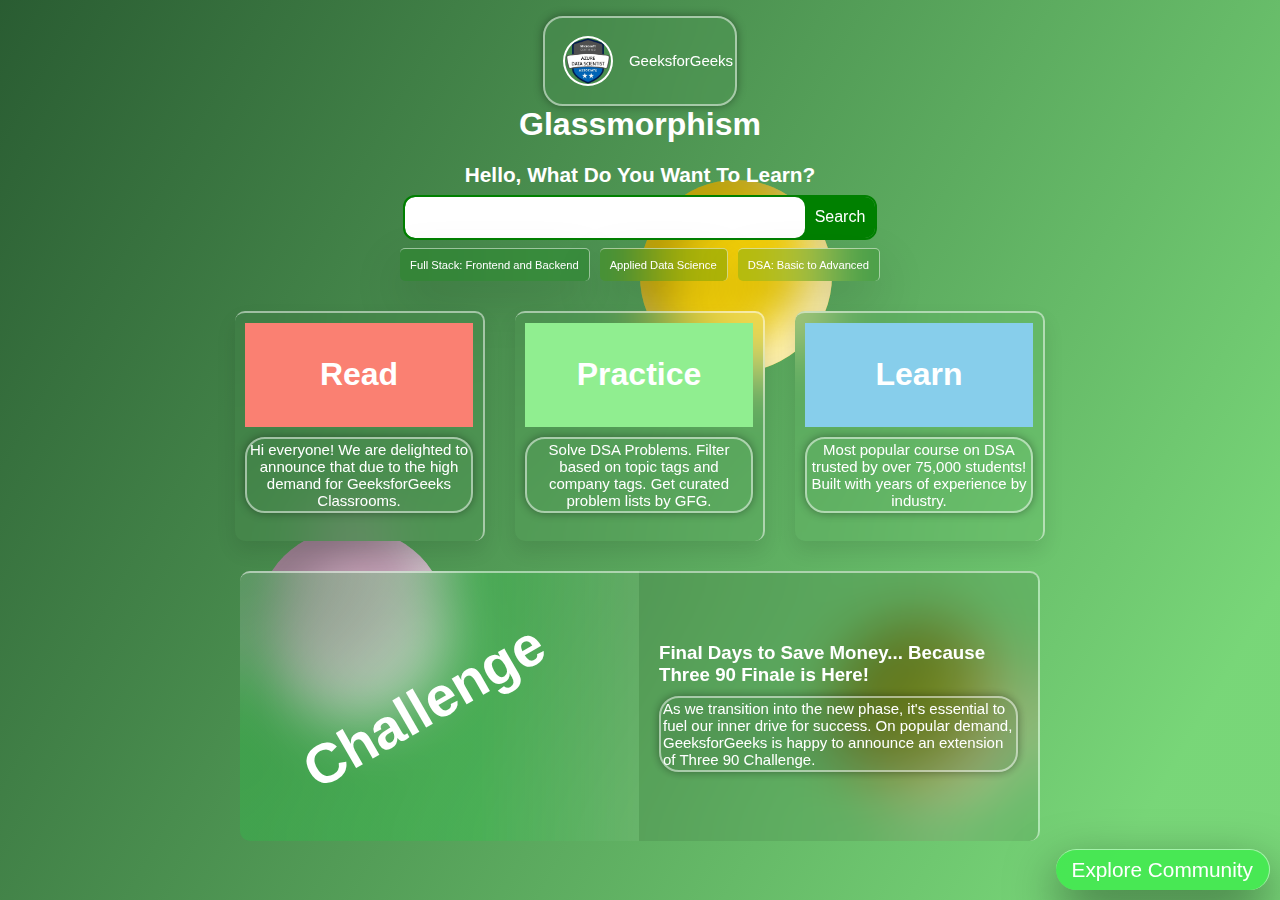
<file: TestIndex.html>
<!DOCTYPE html>
<html lang="en">

<head>
    <meta name="viewport" 
          content="width=device-width, initial-scale=1.0">
    <title>Glassmorphism Website</title>
    <link rel="stylesheet" href="/css/glsStyle.css">
</head>

<body>
    <div class="circles">
        <div class="circle-one"></div>
        <div class="circle-two"></div>
        <div class="circle-three"></div>
    </div>
    <header>
        <p>
            <img src="assets/DP100.png" 
                 alt="GFG icon">
            GeeksforGeeks
        </p>
        <h1>Glassmorphism</h1>
    <main>
        <section class="search">
            <h1>Hello, What Do You Want To Learn?</h1>
            <label for="search">
              <input type="search">
                  Search
              </label>
            <ol>
                <li>Full Stack: Frontend and Backend</li>
                <li>Applied Data Science</li>
                <li>DSA: Basic to Advanced</li>
            </ol>
        </section>
        <section class="options">
            <div class="read">
                <h3>Read</h3>
                <p>
                      Hi everyone! We are delighted to announce that
                      due to the high demand for GeeksforGeeks Classrooms.
                </p>
            </div>
            <div class="practice">
                <h3>Practice</h3>
                <p>
                      Solve DSA Problems. Filter based on topic tags and
                      company tags. Get curated problem lists by GFG.
                </p>
            </div>
            <div class="learn">
                <h3>Learn</h3>
                <p>
                      Most popular course on DSA trusted by over 75,000 
                      students! Built with years of experience by industry.
                  </p>
            </div>
        </section>
        <section class="banner">
            <h1>Challenge</h1>
            <div>
                <h3>
                  Final Days to Save Money... Because 
                  Three 90 Finale is Here!
                  </h3>
                <p>
                  As we transition into the new phase, it's essential
                  to fuel our inner drive for success. On popular
                  demand, GeeksforGeeks is happy to announce an 
                  extension of Three 90 Challenge.
                  </p>
            </div>

        </section>

        <div class="community">Explore Community</div>
    </main>

</body>

</html>
</file>
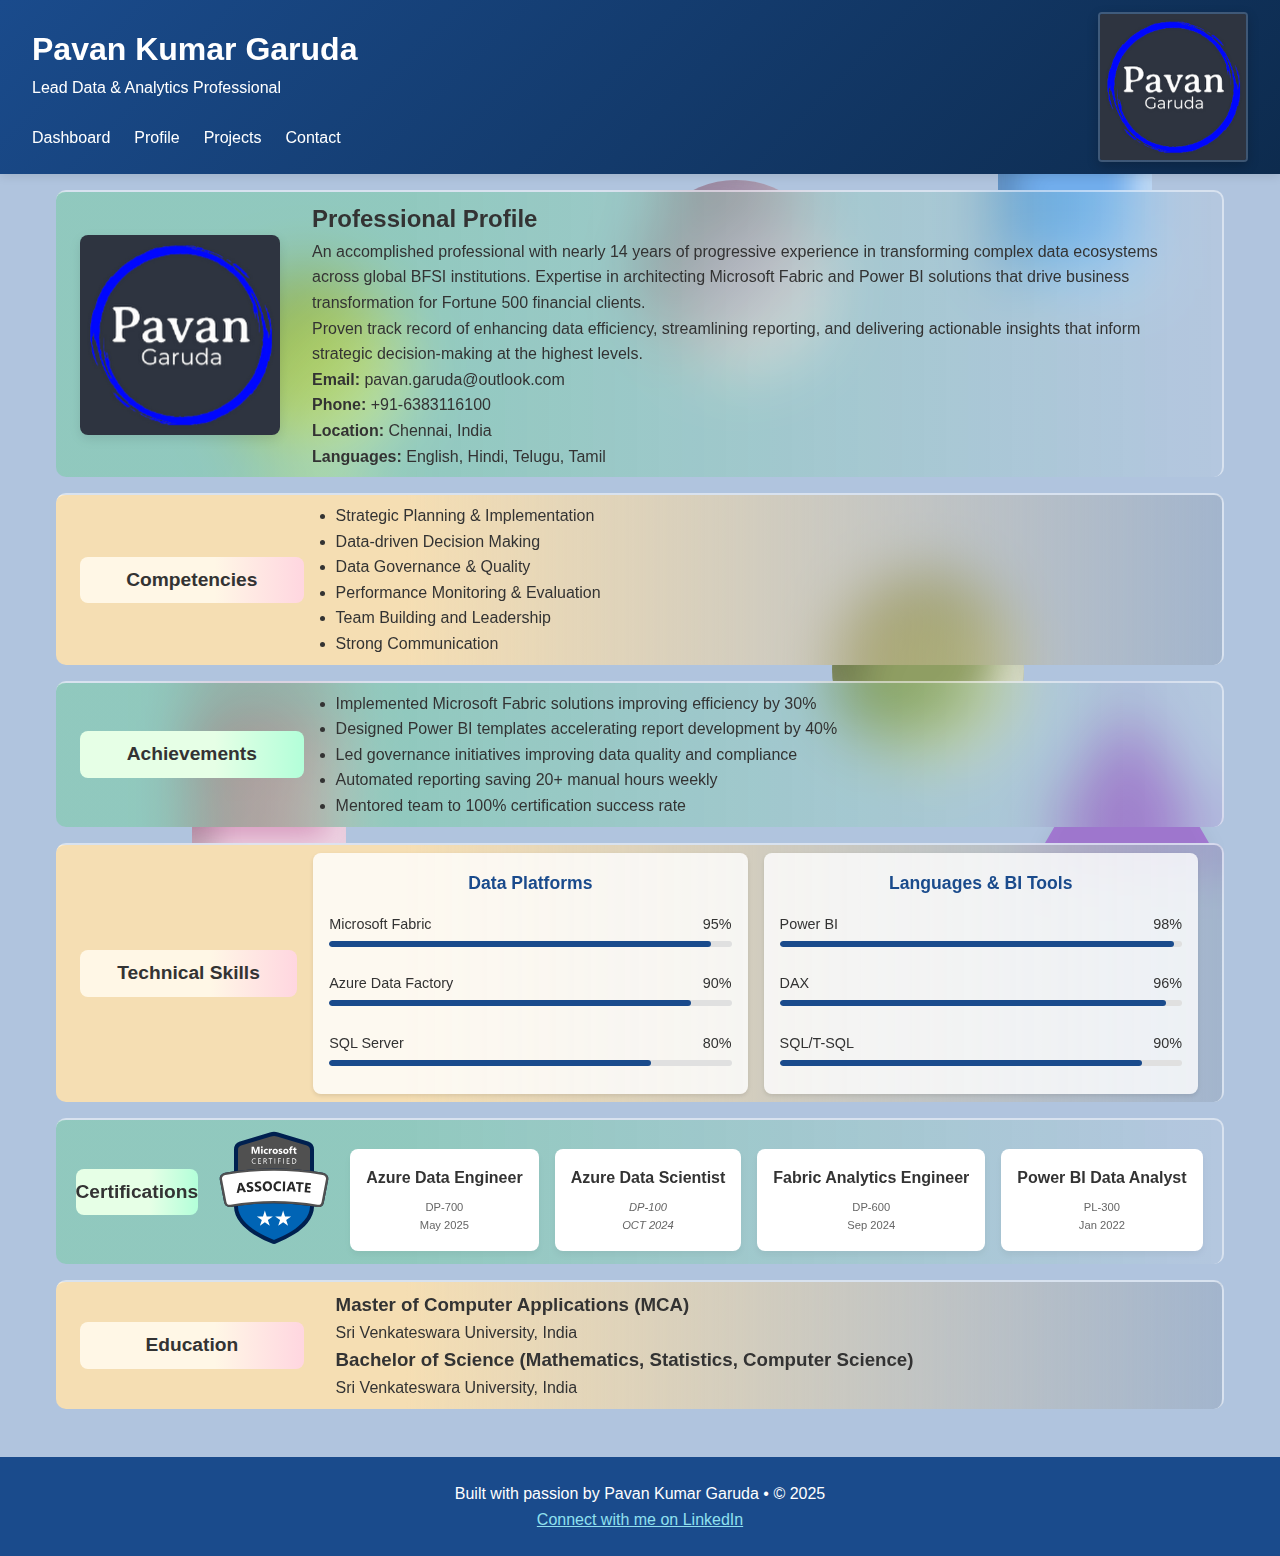
<file: test/about copy.html>
<!DOCTYPE html>
<html lang="en">

<head>
    <meta charset="UTF-8">
    <meta name="viewport" content="width=device-width, initial-scale=1.0">
    <title>About | Pavan Kumar Garuda</title>
    <link rel="stylesheet" href="/csstest/stylescopy.css">
</head>

<body>
    <div class="shapes">
        <!-- Circles -->
        <div class="circle-one"></div>
        <div class="circle-two"></div>
        <div class="circle-three"></div>
        <!-- Squares -->
        <div class="square-one"></div>
        <div class="square-two"></div>
        <!-- Triangle -->
        <div class="triangle"></div>
    </div>
    <header class="dashboard-header">
        <div class="header-content">
            <h1>Pavan Kumar Garuda</h1>
            <p class="tagline">Lead Data & Analytics Professional</p>
            <nav class="main-nav">
                <ul>
                    <li><a href="index.html">Dashboard</a></li>
                    <li><a href="about.html" class="active">Profile</a></li>
                    <li><a href="projects.html">Projects</a></li>
                    <li><a href="contact.html">Contact</a></li>
                </ul>
            </nav>
        </div>
        <div class="profile-image-container">
            <img src="/assets/Profile.png" alt="Pavan Kumar Garuda">
        </div>
    </header>

    <main class="dashboard-container">
        <section class="banner_1">
            <div class="profile-image">
                <img src="/assets/Profile.png" alt="Pavan Kumar Garuda">
            </div>
            <div class="profile-content">
                <h2>Professional Profile</h2>
                <p>An accomplished professional with nearly 14 years of progressive experience in transforming complex
                    data ecosystems across global BFSI institutions. Expertise in architecting Microsoft Fabric and
                    Power BI solutions that drive business transformation for Fortune 500 financial clients.</p>
                <p>Proven track record of enhancing data efficiency, streamlining reporting, and delivering actionable
                    insights that inform strategic decision-making at the highest levels.</p>
                <div class="contact-info">
                    <p><strong>Email:</strong> pavan.garuda@outlook.com</p>
                    <p><strong>Phone:</strong> +91-6383116100</p>
                    <p><strong>Location:</strong> Chennai, India</p>
                    <p><strong>Languages:</strong> English, Hindi, Telugu, Tamil</p>
                </div>
            </div>
        </section>

        <section class="banner_2">
            <div class="banner-title">
                <h2>Competencies</h2>
            </div>
            <div class="profile-content">
                <ul>
                    <li>Strategic Planning & Implementation</li>
                    <li>Data-driven Decision Making</li>
                    <li>Data Governance & Quality</li>
                    <li>Performance Monitoring & Evaluation</li>
                    <li>Team Building and Leadership</li>
                    <li>Strong Communication</li>
                </ul>
            </div>
        </section>
        <section class="banner_1">
            <div class="banner-title">
                <h2>Achievements</h2>
            </div>
            <div class="profile-content">
                <ul>
                    <li>Implemented Microsoft Fabric solutions improving efficiency by 30%</li>
                    <li>Designed Power BI templates accelerating report development by 40%</li>
                    <li>Led governance initiatives improving data quality and compliance</li>
                    <li>Automated reporting saving 20+ manual hours weekly</li>
                    <li>Mentored team to 100% certification success rate</li>
                </ul>
            </div>
        </section>

        <section class="banner_2">
            <div class="banner-title">
                <h2>Technical Skills</h2>
            </div>
            <div class="banner-skillCard">
                <div class="skills-section">
                    <div class="skill-category">
                        <h3>Data Platforms</h3>
                        <div class="skill-bars">
                            <div class="skill-item">
                                <div class="skill-name">
                                    <span>Microsoft Fabric</span>
                                    <span>95%</span>
                                </div>
                                <div class="skill-bar">
                                    <div class="skill-progress" style="width: 95%"></div>
                                </div>
                            </div>
                            <div class="skill-item">
                                <div class="skill-name">
                                    <span>Azure Data Factory</span>
                                    <span>90%</span>
                                </div>
                                <div class="skill-bar">
                                    <div class="skill-progress" style="width: 90%"></div>
                                </div>
                            </div>
                            <div class="skill-item">
                                <div class="skill-name">
                                    <span>SQL Server</span>
                                    <span>80%</span>
                                </div>
                                <div class="skill-bar">
                                    <div class="skill-progress" style="width: 80%"></div>
                                </div>
                            </div>
                        </div>
                    </div>
                </div>
            </div>
            <div class="banner-skillCard">
                <div class="skills-section">
                    <div class="skill-category">
                        <h3>Languages & BI Tools</h3>
                        <div class="skill-bars">
                            <div class="skill-item">
                                <div class="skill-name">
                                    <span>Power BI</span>
                                    <span>98%</span>
                                </div>
                                <div class="skill-bar">
                                    <div class="skill-progress" style="width: 98%"></div>
                                </div>
                            </div>
                            <div class="skill-item">
                                <div class="skill-name">
                                    <span>DAX</span>
                                    <span>96%</span>
                                </div>
                                <div class="skill-bar">
                                    <div class="skill-progress" style="width: 96%"></div>
                                </div>
                            </div>
                            <div class="skill-item">
                                <div class="skill-name">
                                    <span>SQL/T-SQL</span>
                                    <span>90%</span>
                                </div>
                                <div class="skill-bar">
                                    <div class="skill-progress" style="width: 90%"></div>
                                </div>
                            </div>
                        </div>
                    </div>
                </div>
            </div>
        </section>

        <section class="banner_1">
            <div class="banner-title">
                <h2>Certifications</h2>
            </div>
            <div class="banner-image"><img src="/assets/badge.svg" alt="DP-700" width="120" height="120"></div>
            <div class="banner-Cert">
                <div class="certifications">
                    <div class="cert-card">
                        <div class="cert-info">
                            <h4>Azure Data Engineer</h4>
                            <p>DP-700 <br> May 2025</p>
                        </div>
                    </div>
                    <div class="cert-card">
                        <div class="cert-info">
                            <h4>Azure Data Scientist</h4>
                            <p><i>DP-100 <br> OCT 2024</i></p>
                        </div>
                    </div>
                    <div class="cert-card">
                        <div class="cert-info">
                            <h4>Fabric Analytics Engineer</h4>
                            <p>DP-600 <br> Sep 2024</p>
                        </div>
                    </div>
                    <div class="cert-card">
                        <div class="cert-info">
                            <h4>Power BI Data Analyst</h4>
                            <p>PL-300 <br> Jan 2022</p>
                        </div>
                    </div>
                </div>
            </div>
        </section>

        <section class="banner_2">
            <div class="banner-title">
                <h2>Education</h2>
            </div>
            <div class="profile-content">
                <div class="detail-card">
                    <h3>Master of Computer Applications (MCA)</h3>
                    <p>Sri Venkateswara University, India</p>
                    <h3>Bachelor of Science (Mathematics, Statistics, Computer Science)</h3>
                    <p>Sri Venkateswara University, India</p>
                </div>
            </div>
        </section>
    </main>

    <footer>
        <p>Built with passion by Pavan Kumar Garuda • © 2025</p>
        <p>
            <a href="https://www.linkedin.com/in/pavan-garuda" target="_blank">
                Connect with me on LinkedIn
            </a>
        </p>
    </footer>
</body>

</html>
</file>
<file: styles.css>
body {
    font-family: 'Segoe UI', Arial, sans-serif;
    background: #fafbfc;
    color: #24292f;
    margin: 0;
    padding: 0;
}

/* Portfolio Views Section */
.portfolio-views {
    margin: 40px auto 20px auto;
    max-width: 1000px;
    padding: 0 18px;
}

.portfolio-views h2 {
    font-size: 1.7em;
    margin-bottom: 18px;
}

.portfolio-cards {
    display: flex;
    gap: 24px;
    flex-wrap: wrap;
    justify-content: flex-start;
}

.pv-card {
    background: #fff;
    border-radius: 14px;
    box-shadow: 0 1px 10px rgba(55, 52, 87, 0.08);
    width: 290px;
    min-height: 155px;
    display: flex;
    flex-direction: column;
    align-items: flex-start;
    justify-content: flex-end;
    padding: 20px;
    position: relative;
    transition: box-shadow 0.18s;
}

.pv-card .pv-card-content {
    z-index: 2;
    margin-top: auto;
}

.pv-card.profile-summary {
    border-left: 6px solid #ffc107;
}

.pv-card.site-preview .preview-img {
    background: linear-gradient(124deg, #ddeefc 60%, #ffc107 120%);
    width: 100%;
    height: 60px;
    border-radius: 8px 8px 20px 20px;
    margin-bottom: 12px;
}

.pv-card.coming-soon .coming-soon-img {
    background: url('coming-soon.png') center center/54px 54px no-repeat #f3f3f3;
    width: 100%;
    height: 54px;
    border-radius: 12px 12px 12px 12px;
    margin-bottom: 15px;
}

.pv-card:hover {
    box-shadow: 0 4px 26px rgba(255, 193, 7, 0.16);
}

/* Technology Projects Section */
.technology-projects {
    margin: 55px auto 28px auto;
    max-width: 900px;
    padding: 0 18px;
    text-align: left;
}

.technology-projects h2 {
    font-size: 1.5em;
    margin-bottom: 17px;
}

.tech-cards {
    display: flex;
    gap: 26px;
    flex-wrap: wrap;
    justify-content: flex-start;
}

.tech-card {
    background: #fff;
    border-radius: 12px;
    box-shadow: 0 1px 10px rgba(55,52,87,0.07);
    padding: 25px 28px 16px 28px;
    display: flex;
    flex-direction: column;
    align-items: center;
    width: 135px;
    min-height: 130px;
    transition: box-shadow 0.2s;
    position: relative;
}

.tech-card:hover {
    box-shadow: 0 4px 20px rgba(255, 193, 7, 0.18);
}

.tech-icon {
    width: 66px;
    height: 66px;
    margin-bottom: 13px;
    object-fit: contain;
}

.tech-title {
    font-weight: 600;
    font-size: 1.11em;
    color: #3c3445;
    margin-top: 8px;
}
</file>
<file: css/glsStyle.css>
/* style.css*/

* {
    margin: 0;
    padding: 0;
    box-sizing: border-box;
}

body {
    min-height: 100vh;
    font-family: sans-serif;
    color: rgb(255, 255, 255);
    background-repeat: no-repeat;
    background-image: linear-gradient(-60deg, rgba(13, 182, 13, 0.557) 10%,
                                                rgba(3, 63, 13, 0.849));
}

.circles>* {
    width: 15vw;
    height: 15vw;
    position: absolute;
    z-index: -1;
    border-radius: 50%;
}

.circle-one {
    background-color: rgba(122, 133, 17, 0.801);
    box-shadow: inset 25px 25px 40px rgba(0, 0, 0, 0.24),
                  inset -25px -25px 40px rgba(255, 253, 253, 0.685);
    bottom: 10%;
    right: 20%;
}

.circle-two {
    background-color: rgb(243, 208, 10);
    box-shadow: inset 25px 25px 40px rgba(0, 0, 0, 0.24),
                  inset -25px -25px 40px rgba(255, 253, 253, 0.685);
    top: 20%;
    left: 50%;
}

.circle-three {
    background-color: rgba(214, 162, 198, 0.856);
    box-shadow: inset 25px 25px 40px rgba(0, 0, 0, 0.24), 
                  inset -25px -25px 40px rgba(255, 253, 253, 0.685);
    bottom: 20%;
    left: 20%;
}

header {
    display: flex;
    flex-direction: column;
    align-items: center;
    cursor: pointer;
}

header p {
    display: flex;
    align-items: center;
    margin-top: 1rem;
    padding: 2px;
    border-radius: 20px;
    border: 2px solid rgba(255, 255, 255, 0.5);
    font-size: 15px;
    box-shadow: 0 0 10px rgba(0, 0, 0, 0.384);
    backdrop-filter: blur(30px);
}

header p:hover {
    background-color: white;
    color: green;
    transition: all .5s ease;
}

header img {
    width: 50px;
    margin: 1rem;
    border-radius: 50%;
    border: 2px solid white;
}

nav {
    width: 100%;
    height: 70px;
    display: flex;
    align-items: center;
    justify-content: center;
    column-gap: 2vw;
    margin-top: 10px;
}

nav li {
    list-style: none;
    background-color: rgba(12, 241, 69, 0.068);
    box-shadow: 0 0 50px 0 rgba(0, 0, 0, 0.226);
    backdrop-filter: blur(30px);
    border-radius: 10px;
    border-top: 1px solid rgba(255, 255, 255, 0.5);
    border-right: 1px solid rgba(255, 255, 255, 0.5);
    padding: 10px;
    cursor: pointer;
}

nav>li>a {
    text-decoration: none;
}

@keyframes list-bg {
    from {
        background-color: rgba(183, 217, 196, 0.272);
    }

    to {
        background-color: rgba(23, 85, 13, 0.444);
    }
}

nav li:hover {
    background-color: white;
    color: green;
    outline: 2px solid white;
    outline-offset: 5px;
    animation: none;
    transition: all .3s ease;
}

main {
    display: flex;
    flex-direction: column;
    align-items: center;
    padding: 20px;
    border-radius: 10px;
}

.community {
    font-size: 1.3rem;
    position: fixed;
    bottom: 10px;
    right: 10px;
    background-color: rgba(61, 235, 76, 0.815);
    box-shadow: 0 20px 50px rgba(0, 0, 0, 0.5);
    border-radius: 30px;
    border-top: 1px solid rgba(255, 255, 255, 0.5);
    border-right: 1px solid rgba(255, 255, 255, 0.5);
    padding: .5rem 1rem;
    cursor: pointer;
}

.community:hover {
    background-color: rgb(255, 255, 255);
    outline: 2px solid green;
    color: green;
    transition: background-color .5s ease, color .5s ease;
}

.search {
    display: flex;
    flex-direction: column;
    align-items: center;
}

.search h1 {
    font-size: 1.3rem;
}

.search label {
    display: flex;
    align-items: center;
    column-gap: 10px;
    border-radius: 10px;
    outline: 2px solid green;
    background-color: green;
    backdrop-filter: blur(30px);
    margin-top: 10px;
    padding: 0 10px 0 0;
    cursor: pointer;
}

.search label:hover:not(:has(*:hover)) {
    background-color: rgba(4, 54, 4, 0.863);
    transition: all .5s ease;
}

.search input {
    width: 400px;
    padding: 13px;
    border-radius: 10px;
    border: none;
}

.search input:focus {
    outline: none;
    background-color: lightgreen;
}

.search input:hover {
    background-color: lightgreen;
    transition: .3s ease;
}

.search ol {
    display: flex;
    column-gap: 10px;
    margin-top: 10px;
    font-size: .7rem;
}

.search li {
    list-style: none;
    padding: 10px;
    color: white;
    background-color: rgba(3, 124, 3, 0.253);
    box-shadow: 0 20px 50px rgba(0, 0, 0, 0.15);
    backdrop-filter: blur(30px);
    border-radius: 5px;
    border-top: 1px solid rgba(255, 255, 255, 0.5);
    border-right: 1px solid rgba(255, 255, 255, 0.5);
    cursor: pointer;
}

.search li:hover {
    outline: 1px solid white;
    background-color: rgb(4, 83, 4);
    transition: all .3s ease;
}

.options {
    padding: 30px;
    display: flex;
    justify-content: space-evenly;
    column-gap: 30px;
}

.options>* {
    height: 230px;
    max-width: 250px;
    display: flex;
    flex-direction: column;
    padding: 10px;
    box-shadow: 0px 10px 20px rgba(0, 0, 0, 0.096);
    border-radius: 10px;
    border-top: 2px solid rgba(255, 255, 255, 0.5);
    border-right: 2px solid rgba(255, 255, 255, 0.5);
    backdrop-filter: blur(30px);
    cursor: pointer;
}

.options>* h3 {
    height: 50%;
    font-size: 2rem;
    display: flex;
    align-items: center;
    justify-content: center;
}

.options p {
    text-align: center;
    margin-top: 10px;
}

.options>*:hover {
    box-shadow: inset -10px -10px 20px rgba(255, 255, 255, 0.158);
}

.read h3 {
    background-color: salmon;
}

.practice h3 {
    background-color: lightgreen;
}

.learn h3 {
    background-color: skyblue;
}

.banner {
    max-width: 800px;
    height: 270px;
    display: flex;
    align-items: center;
    justify-content: space-between;
    border-radius: 10px;
    border-top: 2px solid rgba(255, 255, 255, 0.5);
    border-right: 2px solid rgba(255, 255, 255, 0.5);
    background-image: linear-gradient(90deg, #17df4233 30%,
                        rgba(255, 255, 255, 0.055) 50%, 
                        rgba(0, 0, 0, 0.075) 50%);
    backdrop-filter: blur(30px);
    animation: banner-shadow 1s infinite alternate;
    overflow: hidden;
}

@keyframes banner-shadow {
    from {
        box-shadow: 0 0 5px white;
    }

    to {
        box-shadow: 0 0 15px white;
    }
}

.banner h1 {
    font-size: 3.5rem;
    transform: translateX(50px) rotateZ(-30deg);
}

.banner div {
    width: 50%;
    font-size: 1rem;
    flex-direction: column;
    justify-content: center;
    padding: 20px;
}

.banner div p {
    margin-top: 10px;
}

@media (max-width: 800px) {
    nav {
        row-gap: 10px;
        flex-wrap: wrap;
    }

    .options {
        flex-wrap: wrap;
        row-gap: 10px;
    }

    .options>* {
        width: 50vw;
    }

    .search input {
        width: 50vw;
    }

    .banner {
        width: 85vw;
        height: 250px;
        flex-direction: column;
        justify-content: start;
        background-image: linear-gradient(0deg, #17df4233 75%,
                            rgba(255, 255, 255, 0.055) 50%, 
                            rgba(0, 0, 0, 0.075) 50%);
    }

    .banner h1 {
        align-self: center;
        transform: none;
    }

    .banner div {
        width: 100%;
    }
}

@media (max-width: 600px) {
    :root {
        font-size: 12px;
    }

    .options>* {
        width: 60vw;
        height: 200px;
    }

    .banner {
        height: 200px;
    }
}
</file>
<file: css/styles.css>
/* Reset and Base Styles */
* {
    margin: 0;
    padding: 0;
    box-sizing: border-box;
}

body {
    font-family: 'Segoe UI', Tahoma, Geneva, Verdana, sans-serif;
    line-height: 1.6;
    color: #333;
    background-color: #f8f9fa;
    padding: 0;
    margin: 0;
}

/* Header Styles */
header {
    background: linear-gradient(135deg, #1a4b8c 0%, #0d2b4e 100%);
    color: white;
    padding: 1.5rem 2rem;
    box-shadow: 0 2px 10px rgba(0,0,0,0.1);
}

.header-content {
    display: flex;
    flex-direction: column;
    gap: 0.5rem;
}

h1 {
    font-size: 2rem;
    font-weight: 600;
}

.tagline {
    font-size: 1.1rem;
    opacity: 0.9;
}

/* Navigation */
nav ul {
    display: flex;
    list-style: none;
    gap: 1.5rem;
    margin-top: 1.5rem;
}

nav a {
    color: white;
    text-decoration: none;
    font-weight: 500;
    padding-bottom: 0.5rem;
    border-bottom: 2px solid transparent;
    transition: border-color 0.3s ease;
}

nav a:hover {
    border-bottom: 2px solid #4fc3f7;
}

/* Main Content */
.dashboard-container {
    max-width: 1200px;
    margin: 2rem auto;
    padding: 0 2rem;
}

.welcome-section {
    text-align: center;
    margin-bottom: 3rem;
}

.welcome-section h2 {
    font-size: 2rem;
    color: #1a4b8c;
    margin-bottom: 1rem;
}

.welcome-section p {
    font-size: 1.1rem;
    margin-bottom: 1.5rem;
    color: #555;
}

/* Metrics Grid */
.metrics-grid {
    display: grid;
    grid-template-columns: repeat(auto-fit, minmax(200px, 1fr));
    gap: 1.5rem;
    margin-bottom: 3rem;
}

.metric-card {
    background: white;
    border-radius: 8px;
    padding: 1.5rem;
    text-align: center;
    box-shadow: 0 4px 6px rgba(0,0,0,0.05);
}

.metric-card h3 {
    font-size: 2rem;
    color: #1a4b8c;
    margin-bottom: 0.5rem;
}

.metric-card p {
    color: #666;
}

/* Expertise Cards */
.links-grid {
    display: grid;
    grid-template-columns: repeat(auto-fit, minmax(250px, 1fr));
    gap: 1.5rem;
}

.expertise-card {
    background: white;
    border-radius: 8px;
    padding: 1.5rem;
    box-shadow: 0 4px 6px rgba(0,0,0,0.05);
}

.expertise-card h3 {
    color: #1a4b8c;
    margin-bottom: 0.5rem;
}

.expertise-card p {
    color: #666;
    font-size: 0.95rem;
}

/* Button Styles */
.cta-button {
    display: inline-block;
    background: #1a4b8c;
    color: white;
    padding: 0.8rem 1.5rem;
    border-radius: 4px;
    text-decoration: none;
    font-weight: 500;
    transition: all 0.3s ease;
}

.cta-button:hover {
    background: #0d2b4e;
    transform: translateY(-2px);
}

/* Footer */
footer {
    text-align: center;
    padding: 1.5rem;
    background: #1a4b8c;
    color: white;
    margin-top: 3rem;
}

/* Responsive Design */
@media (max-width: 768px) {
    header {
        text-align: center;
    }
    
    nav ul {
        justify-content: center;
    }
    
    .metrics-grid {
        grid-template-columns: 1fr 1fr;
    }
}

@media (max-width: 480px) {
    .metrics-grid {
        grid-template-columns: 1fr;
    }
    
    h1 {
        font-size: 1.8rem;
    }
}
</file>
<file: csstest/stylescopy.css>
/* Reset and Base Styles */
* {
    margin: 0;
    padding: 0;
    box-sizing: border-box;
}

body {
    font-family: 'Segoe UI', Tahoma, Geneva, Verdana, sans-serif;
    line-height: 1.6;
    color: #333;
    background-color: #B0C4DE;
    padding: 0;
    margin: 0;
    background-size: cover;
    background-repeat: no-repeat;
    background-position: center;
}

/* Base styles for all shapes */
.shapes > * {
    position: fixed;
    z-index: -1;
    animation: float 6s ease-in-out infinite;
}
.shapes > *:nth-child(odd) {
    animation-delay: 1s;
}

/* ----- CIRCLES ----- */
.circle-one, .circle-two, .circle-three {
    width: 15vw;
    height: 15vw;
    border-radius: 50%;
    box-shadow:
        inset 25px 25px 40px rgba(0, 0, 0, 0.24),
        inset -25px -25px 40px rgba(255, 253, 253, 0.685);
}
.circle-one { background-color: rgba(122, 133, 17, 0.6); bottom: 15%; right: 20%; }
.circle-two { background-color: rgba(214, 162, 198, 0.6); top: 20%; left: 50%; }
.circle-three { background-color: rgba(243, 208, 10, 0.5); top: 30%; left: 17%; }

/* ----- SQUARES ----- */
.square-one, .square-two {
    width: 12vw;
    height: 12vw;
    box-shadow:
        inset 20px 20px 30px rgba(0, 0, 0, 0.2),
        inset -20px -20px 30px rgba(255, 255, 255, 0.6);
}
.square-one { background-color: rgba(50, 150, 250, 0.5); top: 15%; right: 10%; }
.square-two { background-color: rgba(250, 100, 150, 0.5); bottom: 5%; left: 15%; }

/* ----- TRIANGLE ----- */
.triangle {
    width: 0;
    height: 0;
    border-left: 7vw solid transparent;
    border-right: 7vw solid transparent;
    border-bottom: 12vw solid rgba(150, 50, 200, 0.5);
    bottom: 5%;
    right: 5%;
    filter: drop-shadow(0 0 8px rgba(0, 0, 0, 0.1));
}

/* Animation for shapes */
@keyframes float {
    0% { transform: translateY(0); }
    50% { transform: translateY(-20px); }
    100% { transform: translateY(0); }
}

/* ===== Banner Sections ===== */
.banner_1,
.banner_2 {
    display: flex;
    flex-direction: row;
    justify-content: center;
    gap: 1rem;
    padding-left: 1.5rem;
    padding-right: 1.5rem;
    padding-top: 0.5rem;
    padding-bottom: 0.5rem;
    border-radius: 10px;
    border-top: 2px solid rgba(255, 255, 255, 0.5);
    border-right: 2px solid rgba(255, 255, 255, 0.5);
    background-repeat: no-repeat;
    background-size: 100% 100%;
    backdrop-filter: blur(30px);
    animation: banner-shadow 1s infinite alternate;
    overflow: hidden;
    margin-bottom: 1rem;
    align-items: center; /* Default for both, can override below */
}

/* ===== Unique Banner Section Styles ===== */
.banner_1 {
    background-image: linear-gradient(90deg, #17df4233 30%, rgba(255,255,255,0.055) 100%);
}
.banner_2 {
    background-image: linear-gradient(90deg, #F5DEB3 30%, rgba(0, 0, 0, 0.075) 100%);
}

/* ===== Banner Title ===== */
.banner-title {
    width: 20%;
    display: flex;
    flex-direction: column;
    align-items: center;
    justify-content: center;
    position: relative;
    top: auto;
    left: auto;
    white-space: nowrap;
    margin: 0;
    height: auto;
    padding: 0.5rem 0;
    border-radius: 8px;
}
.banner-title h2 {
    margin: 0;
    text-align: center;
    writing-mode: horizontal-tb;
    text-orientation: mixed;
    font-size: 1.2rem;
}
/* Section-specific backgrounds for banner titles */
.banner_1 .banner-title {
    background: linear-gradient(90deg, #e6ffe6 60%, #b3ffd9 100%);
}
.banner_2 .banner-title {
    background: linear-gradient(90deg, #fff7e6 60%, #ffd6e0 100%);
}

/* ===== Banner Content ===== */
.banner-content {
    width: 90%;
    display: flex;
    flex-direction: row;
    align-items: center;
    justify-content: center;
    gap: 1rem;
}

/* ===== Skills Cards ===== */
.banner-skillCard {
    width: 40%;
    display: flex;
    flex-direction: column;
    align-items: center;
    justify-content: flex-start;
    gap: 0.5rem;
}

.banner-skillCard .skills-section {
    background: rgba(255,255,255,0.8);
    padding: 1rem;
    border-radius: 8px;
    box-shadow: 0 2px 4px rgba(0,0,0,0.1);
    margin-bottom: 0;
    width: 100%;
    height: 100%;
}
.banner-skillCard .skills-section h3 {
    color: #1a4b8c;
    margin-bottom: 1rem;
    font-size: 1.1rem;
    text-align: center;
}
.banner-skillCard .skill-category {
    width: 100%;
    margin-bottom: 0;
}
.banner-skillCard .skill-bars {
    display: flex;
    flex-direction: column;
    gap: 0.8rem;
}
.banner-skillCard .skill-item {
    margin-bottom: 0.8rem;
}
.banner-skillCard .skill-name {
    display: flex;
    justify-content: space-between;
    margin-bottom: 0.3rem;
    font-size: 0.9rem;
    font-weight: 500;
}
.banner-skillCard .skill-bar {
    height: 6px;
    background: #e0e0e0;
    border-radius: 3px;
    overflow: hidden;
}
.banner-skillCard .skill-progress {
    height: 100%;
    background: #1a4b8c;
    border-radius: 3px;
    transition: width 0.3s ease;
}

/* ===== Dashboard Header ===== */
.dashboard-header {
    display: flex;
    justify-content: space-between;
    align-items: stretch;
    position: relative;
    padding: 1.5rem 2rem;
    background: linear-gradient(135deg, #1a4b8c 0%, #0d2b4e 100%);
    color: white;
    box-shadow: 0 2px 10px rgba(0,0,0,0.1);
    min-height: 120px;
}
.header-content {
    display: flex;
    flex-direction: column;
    justify-content: center;
    flex-grow: 1;
}
/* Title and tagline styles */
.shine-hover {
    font-size: 2.5em;
    font-weight: bold;
    background: linear-gradient(
        90deg,
        #ffffff 0%,
        #ececec 40%,
        #a2eb98 50%,
        #ececec 60%,
        #ffffff 100%
    );
    background-size: 200%;
    -webkit-background-clip: text;
    background-clip: text;
    -webkit-text-fill-color: transparent;
    animation: shine 5s linear infinite; /* Slower animation */
    transition: color 5s;
}
@keyframes shine {
    0% { background-position: 200% center; }
    100% { background-position: -200% center; }
}
.shine-hover:hover {
    color: #ffd700;
    -webkit-text-fill-color: #ffd700;
    background: none;
}


/* Profile Image Container */


.profile-image-container {
    position: absolute;
    right: 2rem;
    top: 0;
    bottom: 0;
    height: 100%;
    display: flex;
    align-items: center;
    z-index: 1;
}
.profile-image-container img {
    height: 100%;
    width: auto;
    max-height: 150px;
    border-radius: 4px;
    object-fit: cover;
    border: 2px solid rgba(255,255,255,0.2);
    box-shadow: 0 4px 12px rgba(0,0,0,0.2);
}
.main-nav {
    margin-top: 1.5rem;
    position: relative;
    z-index: 2;
}
.main-nav ul {
    display: flex;
    list-style: none;
    gap: 1.5rem;
    flex-wrap: wrap;
}
.main-nav a {
    color: white;
    text-decoration: none;
    font-weight: 500;
    padding-bottom: 0.5rem;
    border-bottom: 2px solid transparent;
    transition: border-color 0.3s ease;
}
.main-nav a:hover {
    border-bottom: 2px solid #4fc3f7;
}

/* ===== Main Content ===== */
.dashboard-container {
    max-width: 1200px;
    margin: 1rem auto;
    padding: 0 1rem;
}
.welcome-section {
    text-align: center;
    margin-bottom: 2rem;
}
.welcome-section h2 {
    font-size: 2rem;
    color: #1a4b8c;
    margin-bottom: 1rem;
}
.welcome-section p {
    font-size: 1.1rem;
    margin-bottom: 1.5rem;
    color: #555;
}

/* ===== Metrics Grid ===== */
.metrics-grid {
    display: grid;
    grid-template-columns: repeat(auto-fit, minmax(200px, 1fr));
    gap: 1.5rem;
    margin-bottom: 3rem;
}
.metric-card {
    background: white;
    border-radius: 8px;
    padding: 1.5rem;
    text-align: center;
    box-shadow: 0 4px 6px rgba(0,0,0,0.05);
    transition: transform 0.3s ease;
}
.metric-card:hover { transform: translateY(-5px); }
.metric-card h3 {
    font-size: 2rem;
    color: #1a4b8c;
    margin-bottom: 0.5rem;
}
.metric-card p { color: #666; }

/* ===== Expertise Cards ===== */
.links-grid {
    display: grid;
    grid-template-columns: repeat(auto-fit, minmax(250px, 1fr));
    gap: 1.5rem;
}
.expertise-card {
    background: white;
    border-radius: 8px;
    padding: 1.5rem;
    box-shadow: 0 4px 6px rgba(0,0,0,0.05);
    transition: transform 0.3s ease;
}
.expertise-card:hover { transform: translateY(-5px); }
.expertise-card h3 { color: #1a4b8c; margin-bottom: 0.5rem; }
.expertise-card p { color: #666; font-size: 0.95rem; }

/* ===== Profile Section ===== */
.profile-section {
    display: flex;
    flex-wrap: wrap;
    gap: 1rem;
    margin-bottom: 3rem;
    align-items: center;
    background: white;
    padding: 1rem;
    border-radius: 8px;
    box-shadow: 0 4px 6px rgba(0,0,0,0.05);
}
.profile-image {
    flex: 0 0 200px;
    border-radius: 8px;
    overflow: hidden;
    box-shadow: 0 4px 12px rgba(0,0,0,0.1);
}
.profile-image img {
    width: 100%;
    height: auto;
    display: block;
}
.profile-content {
    flex: 1;
    padding-left: 1rem;
    min-width: 300px;
}

/* ===== Skills Section ===== */
.skills-section {
    background: white;
    padding: 2rem;
    border-radius: 8px;
    box-shadow: 0 4px 6px rgba(0,0,0,0.05);
    margin-bottom: 1rem;
}
.skill-category {
    width: 100%;
    margin-bottom: 1rem;
}
.skill-bars {
    display: grid;
    grid-template-columns: repeat(auto-fit, minmax(200px, 1fr));
    gap: 1rem;
}
.skill-item { margin-bottom: 1rem; }
.skill-name { display: flex; justify-content: space-between; }
.skill-bar {
    height: 8px;
    background: #e0e0e0;
    border-radius: 4px;
    overflow: hidden;
}
.skill-progress {
    height: 100%;
    background: #1a4b8c;
    border-radius: 4px;
}

/* ===== Certifications ===== */
.certifications {
    display: flex;
    flex-direction: row;
    gap: 1rem;
    justify-content: center;
    margin-top: 1rem;
}
.cert-card {
    background: white;
    border-radius: 8px;
    padding: 1rem;
    box-shadow: 0 4px 6px rgba(0,0,0,0.05);
    display: flex;
    align-items: center;
    gap: 1.5rem;
    transition: transform 0.3s ease;
}
.cert-card:hover { transform: translateY(-10px); }
.cert-icon { font-size: 0.5rem; color: #1a4b8c; }
.cert-info h4 { text-align: center; text-wrap: nowrap; margin: 0 0 0.5rem; }
.cert-info p { text-align: center; margin: 0; color: #666; font-size: 0.7rem; }

/* ===== Timeline ===== */
.timeline {
    position: relative;
    max-width: 1200px;
    margin: 0 auto;
    padding: 2rem;
    background: white;
    border-radius: 8px;
    box-shadow: 0 4px 6px rgba(0,0,0,0.05);
}
.timeline::after {
    content: '';
    position: absolute;
    width: 2px;
    background-color: #1a4b8c;
    top: 0;
    bottom: 0;
    left: 50%;
    margin-left: -1px;
}
.timeline-item {
    padding: 10px 40px;
    position: relative;
    width: 50%;
    box-sizing: border-box;
}
.timeline-item::after {
    content: '';
    position: absolute;
    width: 20px;
    height: 20px;
    background-color: white;
    border: 4px solid #1a4b8c;
    border-radius: 50%;
    top: 15px;
    z-index: 1;
}
.left { left: 0; }
.right { left: 50%; }
.left::after { right: -10px; }
.right::after { left: -10px; }
.timeline-content {
    padding: 20px;
    background-color: #f8f9fa;
    border-radius: 8px;
}
.timeline-content h3 { color: #1a4b8c; margin-bottom: 0.5rem; }
.timeline-date { color: #666; font-style: italic; margin-bottom: 0.5rem; }

/* ===== Button Styles ===== */
.cta-button {
    display: inline-block;
    background: #1a4b8c;
    color: white;
    padding: 0.8rem 1.5rem;
    border-radius: 4px;
    text-decoration: none;
    font-weight: 500;
    transition: all 0.3s ease;
    border: none;
    cursor: pointer;
    margin-top: 1rem;
}
.cta-button:hover { background: #0d2b4e; transform: translateY(-5px); }

/* ===== Footer ===== */
footer {
    text-align: center;
    padding: 1.5rem;
    background: #1a4b8c;
    color: white;
    margin-top: 3rem;
}
footer a {
    color: #90e0ef;
    text-decoration: underline;
    font-weight: 500;
    font-size: 1rem;
    transition: color 0.3s ease;
}
footer a:hover { color: #ffffff; }

/* ===== WIP Section ===== */
.WIP {
    display: grid;
    place-items: center;
    width: 100%;
    margin: 2rem 0;
}
.WIP img {
    width: 50%;
    height: auto;
    max-width: 600px;
    border-radius: 8px;
    box-shadow: 0 4px 12px rgba(0,0,0,0.1);
}

/* ===== Responsive Design ===== */
@media (max-width: 768px) {
    .dashboard-header {
        padding: 1rem;
        min-height: 100px;
        flex-direction: column;
        align-items: center;
        text-align: center;
    }
    .header-content h1 { font-size: 1.5rem; margin-bottom: 0.5rem; }
    .header-content .tagline { font-size: 0.9rem; margin-bottom: 1rem; }
    .profile-image-container { position: static; margin-top: 1rem; height: 80px; }
    .profile-image-container img { max-height: 80px; width: auto; }
    .main-nav { margin-top: 1rem; width: 100%; }
    .main-nav ul { justify-content: center; gap: 0.8rem; flex-wrap: wrap; }
    .main-nav a {
        font-size: 0.9rem;
        padding: 0.3rem 0.6rem;
        border-radius: 4px;
        background: rgba(255,255,255,0.1);
        min-height: 44px;
        display: flex;
        align-items: center;
        justify-content: center;
        border-bottom: 2px solid transparent;
    }
    .banner_1, .banner_2 {
        flex-direction: column;
        padding: 1.5rem 1rem;
        gap: 1.5rem;
        margin-bottom: 1rem;
    }
    .banner-title {
        width: 100%;
        transform: none;
        margin-right: 0;
        text-align: center;
        margin-bottom: 1rem;
    }
    .banner-title h2 { font-size: 1.5rem; margin-bottom: 0.5rem; }
    .banner-content { width: 100%; flex-direction: column; gap: 1.5rem; }
    .banner-image { width: 100%; text-align: center; margin-right: 0; }
    .banner-Cert { width: 100%; }
    .profile-image { flex: 0 0 120px; align-self: center; margin-bottom: 1rem; }
    .profile-content { min-width: unset; text-align: center; }
    .profile-content h2 { font-size: 1.3rem; margin-bottom: 1rem; }
    .contact-info { text-align: left; margin-top: 1rem; }
    .contact-info p { font-size: 0.9rem; margin-bottom: 0.5rem; }
    .skill-category { width: 100%; margin-bottom: 2rem; }
    .skill-category h3 { font-size: 1.2rem; margin-bottom: 1rem; text-align: center; }
    .skill-bars { grid-template-columns: 1fr; gap: 1rem; }
    .skill-item { margin-bottom: 1.5rem; }
    .skill-name { margin-bottom: 0.5rem; font-size: 0.9rem; }
    .skill-bar { height: 10px; }
    .certifications { flex-direction: column; gap: 1rem; align-items: center; }
    .cert-card {
        width: 100%;
        max-width: 300px;
        padding: 1.2rem;
        flex-direction: column;
        text-align: center;
        gap: 1rem;
        margin-bottom: 1rem;
    }
    .cert-info h4 { font-size: 1rem; margin-bottom: 0.5rem; }
    .cert-info p { font-size: 0.8rem; }
    .detail-card { text-align: center; padding: 1rem; }
    .detail-card h3 { font-size: 1.1rem; margin-bottom: 0.5rem; }
    .detail-card p { font-size: 0.9rem; margin-bottom: 1.5rem; }
    .shapes > * { opacity: 0.3; }
    .circle-one, .circle-two, .circle-three { width: 25vw; height: 25vw; }
    .square-one, .square-two { width: 20vw; height: 20vw; }
    .triangle { border-left: 10vw solid transparent; border-right: 10vw solid transparent; border-bottom: 17vw solid rgba(150,50,200,0.3); }
    .WIP img { width: 90%; max-width: 400px; }
    .metrics-grid { grid-template-columns: 1fr 1fr; }
    .timeline::after { left: 31px; }
    .timeline-item { width: 100%; padding-left: 70px; padding-right: 25px; }
    .timeline-item::after { left: 21px; }
    .left::after, .right::after { left: 21px; }
    .right { left: 0%; }
    .banner-skillCard { width: 100%; max-width: 400px; }
}

@media (max-width: 480px) {
    .dashboard-header { padding: 0.8rem; min-height: 90px; }
    .header-content h1 { font-size: 1.3rem; }
    .header-content .tagline { font-size: 0.8rem; }
    .profile-image-container { height: 60px; }
    .profile-image-container img { max-height: 60px; }
    .main-nav ul { gap: 0.5rem; }
    .main-nav a { font-size: 0.8rem; padding: 0.3rem 0.5rem; }
    .banner_1, .banner_2 { padding: 1rem 0.8rem; gap: 1rem; }
    .banner-title h2 { font-size: 1.3rem; }
    .profile-content h2 { font-size: 1.2rem; }
    .profile-content p { font-size: 0.9rem; line-height: 1.5; }
    .contact-info p { font-size: 0.8rem; }
    .skill-category h3 { font-size: 1.1rem; }
    .skill-name { font-size: 0.8rem; }
    .certifications { grid-template-columns: 1fr 1fr; gap: 0.8rem; margin-top: 1rem; }
    .cert-card { max-width: 140px; padding: 0.7rem 0.4rem; min-height: 90px; }
    .cert-info h4 { font-size: 0.8rem; margin-bottom: 0.3rem; line-height: 1.1; }
    .cert-info p { font-size: 0.65rem; line-height: 1.2; }
    .detail-card h3 { font-size: 1rem; line-height: 1.3; }
    .detail-card p { font-size: 0.85rem; }
    footer { padding: 1rem; font-size: 0.9rem; }
    footer a { font-size: 0.9rem; padding: 0.5rem; display: inline-block; }
    .circle-one, .circle-two, .circle-three { width: 30vw; height: 30vw; }
    .square-one, .square-two { width: 25vw; height: 25vw; }
    .WIP img { width: 95%; max-width: 350px; }
    .metrics-grid { grid-template-columns: 1fr; }
    .profile-section { flex-direction: column; text-align: center; }
    .profile-image { flex: 0 0 auto; margin-bottom: 1rem; }
}

@media (max-width: 360px) {
    .header-content h1 { font-size: 1.1rem; }
    .header-content .tagline { font-size: 0.75rem; }
    .banner_1, .banner_2 { padding: 0.8rem 0.6rem; }
    .banner-title h2 { font-size: 1.1rem; }
    .profile-content h2 { font-size: 1.1rem; }
    .profile-content p { font-size: 0.85rem; }
    .main-nav a { font-size: 0.75rem; padding: 0.25rem 0.4rem; }
    .certifications { grid-template-columns: 1fr 1fr; gap: 0.6rem; }
    .cert-card { max-width: 120px; padding: 0.6rem 0.3rem; min-height: 85px; }
    .cert-info h4 { font-size: 0.75rem; line-height: 1.1; }
    .cert-info p { font-size: 0.6rem; }
}

@media (max-width: 768px) and (orientation: landscape) {
    .dashboard-header { min-height: 80px; flex-direction: row; justify-content: space-between; }
    .header-content { text-align: left; }
    .profile-image-container { position: absolute; right: 1rem; top: 50%; transform: translateY(-50%); height: 60px; margin-top: 0; }
    .main-nav { margin-top: 0.5rem; }
    .banner_1, .banner_2 { flex-direction: row; flex-wrap: wrap; padding: 1.5rem 1rem; }
    .banner-title { width: 100%; text-align: center; margin-bottom: 1rem; }
    .banner-content { flex-direction: row; width: 100%; }
    .banner-Cert { width: 100%; padding: 0 1rem; }
    .certifications { display: grid; grid-template-columns: 1fr 1fr; gap: 1rem; justify-items: center; margin-top: 1rem; }
    .cert-card {
        width: 100%;
        max-width: 160px;
        padding: 0.8rem 0.5rem;
        flex-direction: column;
        text-align: center;
        gap: 0.5rem;
        margin-bottom: 0;
        min-height: 100px;
        justify-content: center;
    }
    .cert-info h4 {
        font-size: 0.85rem;
        margin-bottom: 0.3rem;
        line-height: 1.2;
        white-space: normal;
        text-wrap: wrap;
    }
    .cert-info p {
        font-size: 0.7rem;
        line-height: 1.3;
        margin: 0;
    }
}

/* Touch-friendly improvements */
@media (max-width: 768px) {
    .cta-button {
        min-height: 44px;
        padding: 0.8rem 1.2rem;
        font-size: 1rem;
    }
    body { font-size: 16px; }
}
</file>
